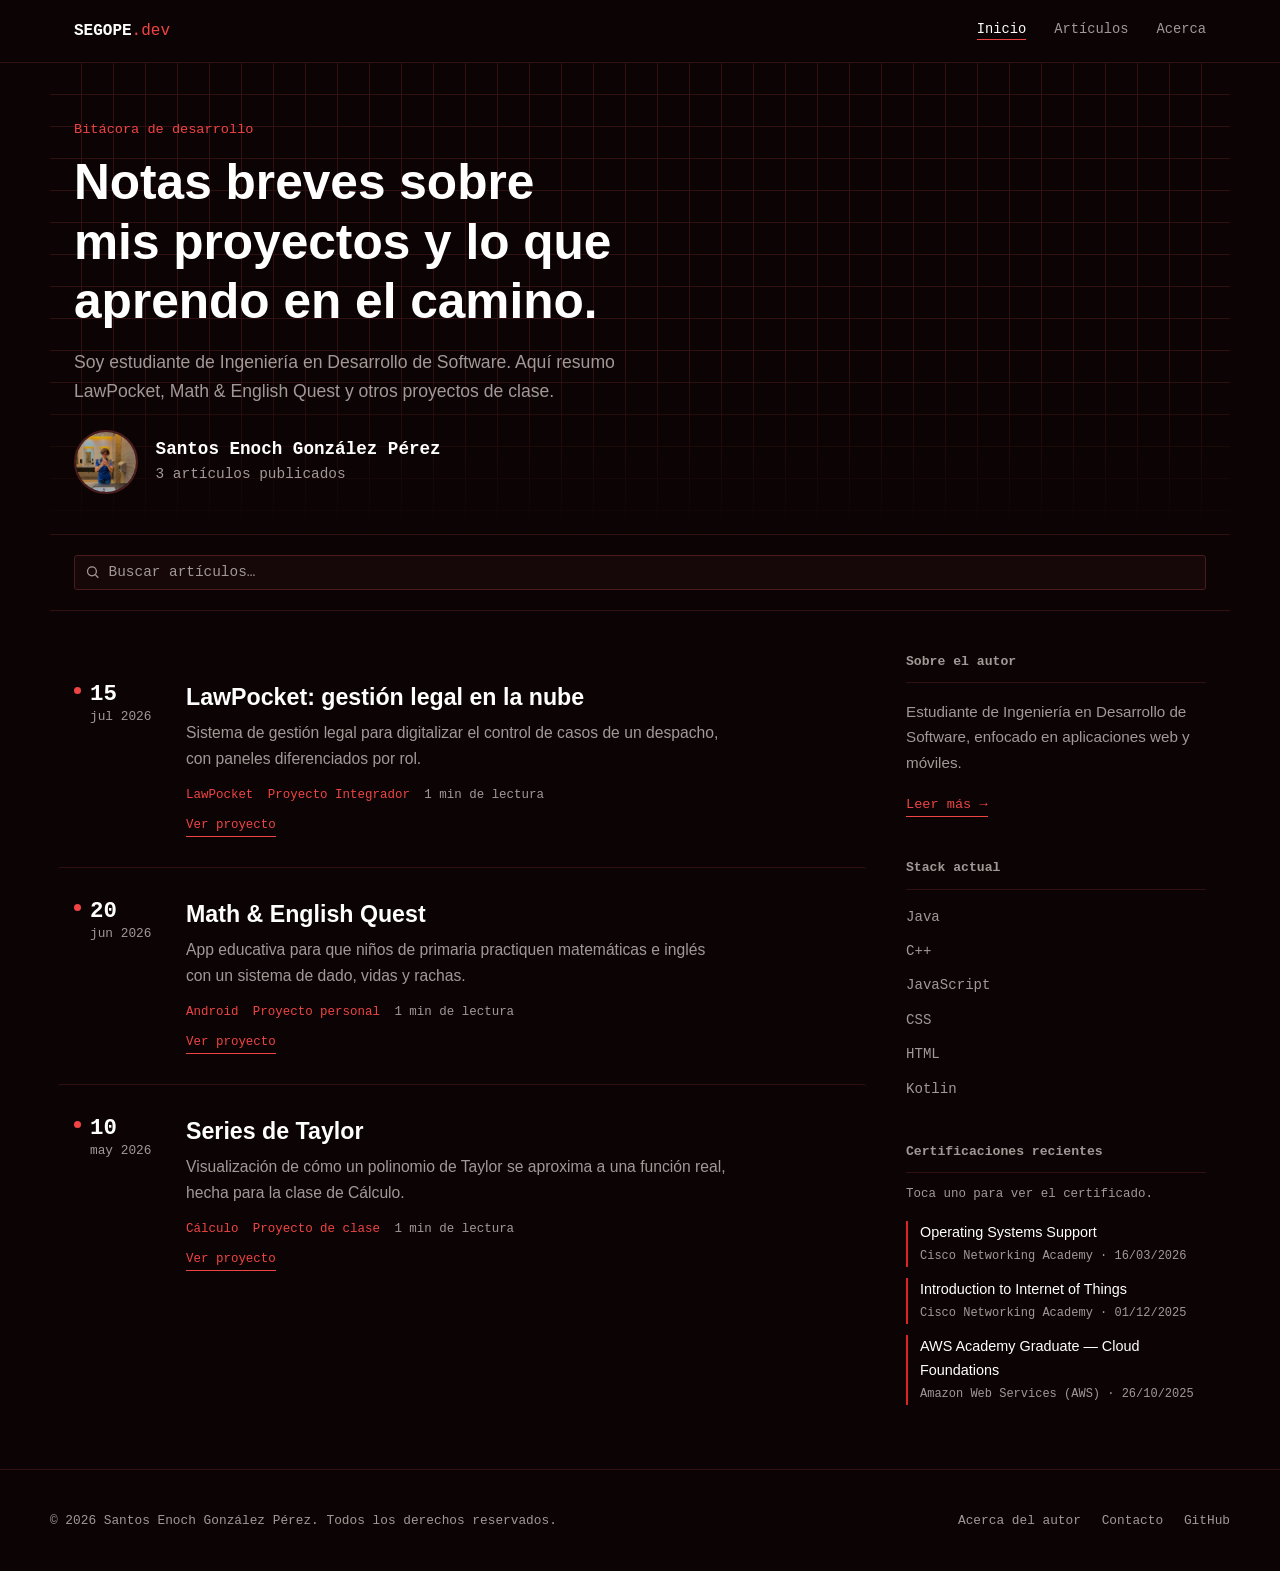
<file: index.html>
<!DOCTYPE html>
<!-- Archivo generado por generador/build.py a partir de plantillas/ y del contenido del CMS, no se edita a mano: edita la plantilla. -->
<html lang="es">
<head>
  <meta charset="UTF-8">
  <meta name="viewport" content="width=device-width, initial-scale=1.0">
  <title>SEGOPE.dev — bitácora de Santos Enoch González Pérez</title>
  <meta name="description" content="Bitácora de desarrollo de Santos Enoch González Pérez: LawPocket, Math &amp; English Quest y otros proyectos.">
  <meta name="author" content="Santos Enoch González Pérez">
  <meta name="robots" content="index, follow">
  <link rel="canonical" href="https://segope.vercel.app/index.html">
  <link rel="icon" type="image/svg+xml" href="Imagenes/favicon.svg">

  <meta property="og:type" content="website">
  <meta property="og:title" content="SEGOPE.dev — bitácora de Santos Enoch González Pérez">
  <meta property="og:description" content="Bitácora de desarrollo de Santos Enoch González Pérez: LawPocket, Math &amp; English Quest y otros proyectos.">
  <meta property="og:url" content="https://segope.vercel.app/index.html">
  <meta property="og:image" content="https://segope.vercel.app/Imagenes/favicon.svg">
  <meta property="og:locale" content="es_MX">
  <meta property="og:site_name" content="SEGOPE.dev">
  <meta name="twitter:card" content="summary_large_image">
  <meta name="twitter:title" content="SEGOPE.dev — bitácora de Santos Enoch González Pérez">
  <meta name="twitter:description" content="Bitácora de desarrollo de Santos Enoch González Pérez: LawPocket, Math &amp; English Quest y otros proyectos.">
  <meta name="twitter:image" content="https://segope.vercel.app/Imagenes/favicon.svg">

  <link rel="stylesheet" href="CSS/index.css">
  <script type="application/ld+json">{"@context": "https://schema.org", "@type": "Blog", "name": "SEGOPE.dev", "url": "https://segope.vercel.app/index.html", "description": "Bitácora de desarrollo de Santos Enoch González Pérez.", "author": {"@type": "Person", "name": "Santos Enoch González Pérez"}, "blogPost": [{"@type": "BlogPosting", "headline": "LawPocket: gestión legal en la nube", "url": "https://segope.vercel.app/proyectos/lawpocket.html", "datePublished": "2026-07-15"}, {"@type": "BlogPosting", "headline": "Math & English Quest", "url": "https://segope.vercel.app/proyectos/math-english-quest.html", "datePublished": "2026-06-20"}, {"@type": "BlogPosting", "headline": "Series de Taylor", "url": "https://segope.vercel.app/proyectos/series-de-taylor.html", "datePublished": "2026-05-10"}]}</script>
</head>
<body>
  <a class="skip-link" href="#main">Saltar al contenido</a>
  <header class="site-header">
    <div class="nav-container">
      <a href="index.html" class="brand">SEGOPE<span class="brand__sub">.dev</span></a>
      <button class="nav-toggle icon-btn" id="nav-toggle" aria-label="Abrir menú" aria-expanded="false" aria-controls="nav-links">
        <svg viewBox="0 0 24 24" fill="none" stroke="currentColor" stroke-width="2" aria-hidden="true"><path d="M3 6h18M3 12h18M3 18h18"/></svg>
      </button>
      <ul class="nav-links" id="nav-links"><li><a href="index.html" aria-current="page">Inicio</a></li><li><a href="index.html#articulos">Artículos</a></li><li><a href="about.html">Acerca</a></li></ul>
    </div>
  </header>

  <main id="main">
    <section class="masthead">
      <p class="masthead__eyebrow">Bitácora de desarrollo</p>
      <h1>Notas breves sobre mis proyectos y lo que aprendo en el camino.</h1>
      <p class="masthead__lede">Soy estudiante de Ingeniería en Desarrollo de Software. Aquí resumo LawPocket, Math &amp; English Quest y otros proyectos de clase.</p>
      <div class="masthead__meta">
        <img class="avatar" src="Imagenes/Santos.jpeg" alt="Foto de Santos Enoch González Pérez" width="64" height="64">
        <div class="masthead__author">
          <strong class="masthead__name">Santos Enoch González Pérez</strong>
          <span class="masthead__count">3 artículos publicados</span>
        </div>
      </div>
    </section>

    <div class="filter-bar">
      <div class="search-field">
        <svg viewBox="0 0 24 24" fill="none" stroke="currentColor" stroke-width="2" aria-hidden="true"><circle cx="11" cy="11" r="7"/><path d="m21 21-4.3-4.3"/></svg>
        <input type="search" id="post-search" placeholder="Buscar artículos…" aria-label="Buscar artículos">
      </div>
    </div>

    <div class="content-grid">
      <div>
        <ul class="post-list" id="articulos">
        <li class="post-row" data-search="lawpocket: gestión legal en la nube sistema de gestión legal para digitalizar el control de casos de un despacho, con paneles diferenciados por rol. lawpocket proyecto integrador">
          <div class="post-row__date"><span class="day">15</span>jul 2026</div>
          <div>
            <h2><a href="proyectos/lawpocket.html">LawPocket: gestión legal en la nube</a></h2>
            <p class="post-row__excerpt">Sistema de gestión legal para digitalizar el control de casos de un despacho, con paneles diferenciados por rol.</p>
            <div class="post-row__meta">
<span class="tag">LawPocket</span><span class="tag">Proyecto Integrador</span>
              <span>1 min de lectura</span>
            </div>
            <a class="post-row__link" href="https://law-pocket-integrador.vercel.app" target="_blank" rel="noopener noreferrer">Ver proyecto</a>
          </div>
        </li>
        <li class="post-row" data-search="math &amp; english quest app educativa para que niños de primaria practiquen matemáticas e inglés con un sistema de dado, vidas y rachas. android proyecto personal">
          <div class="post-row__date"><span class="day">20</span>jun 2026</div>
          <div>
            <h2><a href="proyectos/math-english-quest.html">Math &amp; English Quest</a></h2>
            <p class="post-row__excerpt">App educativa para que niños de primaria practiquen matemáticas e inglés con un sistema de dado, vidas y rachas.</p>
            <div class="post-row__meta">
<span class="tag">Android</span><span class="tag">Proyecto personal</span>
              <span>1 min de lectura</span>
            </div>
            <a class="post-row__link" href="https://math-english-quest.vercel.app" target="_blank" rel="noopener noreferrer">Ver proyecto</a>
          </div>
        </li>
        <li class="post-row" data-search="series de taylor visualización de cómo un polinomio de taylor se aproxima a una función real, hecha para la clase de cálculo. cálculo proyecto de clase">
          <div class="post-row__date"><span class="day">10</span>may 2026</div>
          <div>
            <h2><a href="proyectos/series-de-taylor.html">Series de Taylor</a></h2>
            <p class="post-row__excerpt">Visualización de cómo un polinomio de Taylor se aproxima a una función real, hecha para la clase de Cálculo.</p>
            <div class="post-row__meta">
<span class="tag">Cálculo</span><span class="tag">Proyecto de clase</span>
              <span>1 min de lectura</span>
            </div>
            <a class="post-row__link" href="https://serie-de-taylor-one.vercel.app" target="_blank" rel="noopener noreferrer">Ver proyecto</a>
          </div>
        </li>
        </ul>
        <p class="empty-state" id="empty-state" hidden>No encontré artículos que coincidan con tu búsqueda.</p>
      </div>

      <aside class="sidebar">
        <div class="widget widget--author">
          <h3>Sobre el autor</h3>
          <p>Estudiante de Ingeniería en Desarrollo de Software, enfocado en aplicaciones web y móviles.</p>
          <a class="button-link" href="about.html">Leer más →</a>
        </div>
        <div class="widget">
          <h3>Stack actual</h3>
          <ul class="stack-list">
<li>Java</li><li>C++</li><li>JavaScript</li><li>CSS</li><li>HTML</li><li>Kotlin</li>
          </ul>
        </div>
        <div class="widget">
          <h3>Certificaciones recientes</h3>
          <p class="widget-hint">Toca uno para ver el certificado.</p>
          <ul class="cert-mini-list"><li><a class="cert-link" href="PDF/OperatingSystemsSupport.pdf" target="_blank" rel="noopener" data-cert-title="Operating Systems Support" data-cert-org="Cisco Networking Academy" data-cert-img="Imagenes/Certificados/OperatingSystemsSupport.jpg">Operating Systems Support<span class="cert-mini-date">Cisco Networking Academy · 16/03/2026</span></a></li><li><a class="cert-link" href="PDF/InternetOfThings.pdf" target="_blank" rel="noopener" data-cert-title="Introduction to Internet of Things" data-cert-org="Cisco Networking Academy" data-cert-img="Imagenes/Certificados/InternetOfThings.jpg">Introduction to Internet of Things<span class="cert-mini-date">Cisco Networking Academy · 01/12/2025</span></a></li><li><a class="cert-link" href="PDF/AWSCloudFoundations.pdf" target="_blank" rel="noopener" data-cert-title="AWS Academy Graduate — Cloud Foundations" data-cert-org="Amazon Web Services (AWS)" data-cert-img="Imagenes/Certificados/AWSCloudFoundations.jpg">AWS Academy Graduate — Cloud Foundations<span class="cert-mini-date">Amazon Web Services (AWS) · 26/10/2025</span></a></li></ul>
        </div>
      </aside>
    </div>
  </main>

  <dialog class="cert-modal" id="cert-modal" aria-labelledby="cert-modal-title">
    <div class="cert-modal__panel">
      <header class="cert-modal__header">
        <h2 class="cert-modal__title" id="cert-modal-title">Certificado</h2>
        <button type="button" class="cert-modal__close" aria-label="Cerrar certificado">×</button>
      </header>
      <div class="cert-modal__body">
        <img class="cert-modal__img" id="cert-modal-img" alt="">
      </div>
      <footer class="cert-modal__footer">
        <span class="cert-modal__hint">Toca la imagen para ampliar</span>
        <a class="cert-modal__pdf" id="cert-modal-pdf" href="#" target="_blank" rel="noopener">Abrir PDF</a>
      </footer>
    </div>
  </dialog>

  <footer class="site-footer">
    <div class="footer-inner">
      <p>© 2026 Santos Enoch González Pérez. Todos los derechos reservados.</p>
      <nav class="footer-links" aria-label="Enlaces del pie de página">
        <a href="about.html">Acerca del autor</a>
        <a href="mailto:253390@it2id.upchiapas.edu.mx">Contacto</a>
        <a href="https://github.com/EnochGonzalez" target="_blank" rel="noopener noreferrer">GitHub</a>
      </nav>
    </div>
  </footer>
  <button class="back-to-top" aria-label="Volver arriba"><svg viewBox="0 0 24 24" fill="none" stroke="currentColor" stroke-width="2" aria-hidden="true"><path d="M12 19V5M5 12l7-7 7 7"/></svg></button>
  <div class="toast" role="status" aria-live="polite"></div>
  <script src="JS/index.js"></script>
</body>
</html>
</file>
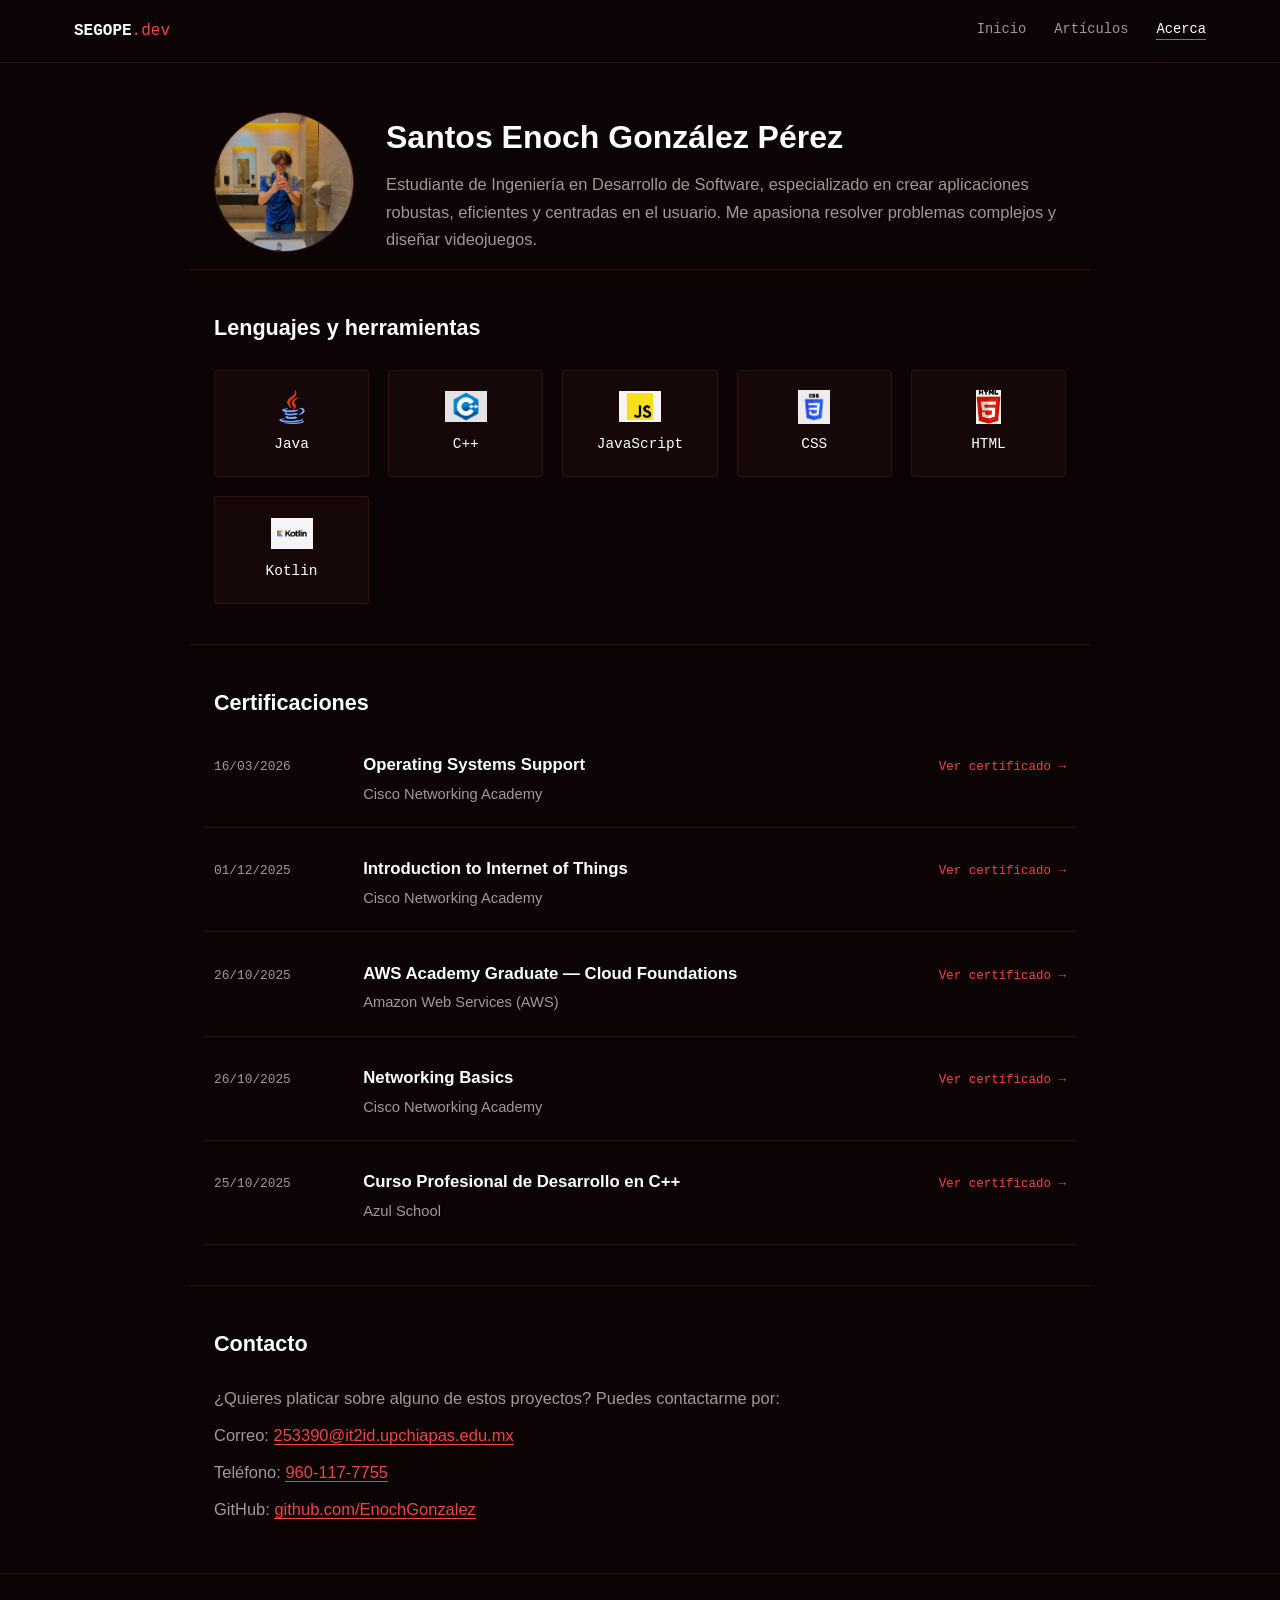
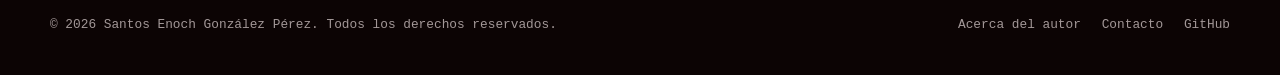
<file: about.html>
<!DOCTYPE html>
<!-- Archivo generado por generador/build.py a partir de plantillas/ y del contenido del CMS, no se edita a mano: edita la plantilla. -->
<html lang="es">
<head>
  <meta charset="UTF-8">
  <meta name="viewport" content="width=device-width, initial-scale=1.0">
  <title>Acerca del autor | SEGOPE.dev</title>
  <meta name="description" content="Santos Enoch González Pérez, estudiante de Ingeniería en Desarrollo de Software.">
  <meta name="author" content="Santos Enoch González Pérez">
  <meta name="robots" content="index, follow">
  <link rel="canonical" href="https://segope.vercel.app/about.html">
  <link rel="icon" type="image/svg+xml" href="Imagenes/favicon.svg">

  <meta property="og:type" content="profile">
  <meta property="og:title" content="Acerca del autor | SEGOPE.dev">
  <meta property="og:description" content="Santos Enoch González Pérez, estudiante de Ingeniería en Desarrollo de Software.">
  <meta property="og:url" content="https://segope.vercel.app/about.html">
  <meta property="og:image" content="https://segope.vercel.app/Imagenes/favicon.svg">
  <meta property="og:locale" content="es_MX">
  <meta property="og:site_name" content="SEGOPE.dev">
  <meta name="twitter:card" content="summary_large_image">
  <meta name="twitter:title" content="Acerca del autor | SEGOPE.dev">
  <meta name="twitter:description" content="Santos Enoch González Pérez, estudiante de Ingeniería en Desarrollo de Software.">
  <meta name="twitter:image" content="https://segope.vercel.app/Imagenes/favicon.svg">

  <link rel="stylesheet" href="CSS/about.css">
  <script type="application/ld+json">{"@context": "https://schema.org", "@type": "Person", "name": "Santos Enoch González Pérez", "url": "https://segope.vercel.app/about.html", "jobTitle": "Estudiante de Ingeniería en Desarrollo de Software", "knowsAbout": ["Java", "C++", "JavaScript", "CSS", "HTML", "Kotlin"]}</script>
</head>
<body>
  <a class="skip-link" href="#main">Saltar al contenido</a>
  <header class="site-header">
    <div class="nav-container">
      <a href="index.html" class="brand">SEGOPE<span class="brand__sub">.dev</span></a>
      <button class="nav-toggle icon-btn" id="nav-toggle" aria-label="Abrir menú" aria-expanded="false" aria-controls="nav-links">
        <svg viewBox="0 0 24 24" fill="none" stroke="currentColor" stroke-width="2" aria-hidden="true"><path d="M3 6h18M3 12h18M3 18h18"/></svg>
      </button>
      <ul class="nav-links" id="nav-links"><li><a href="index.html">Inicio</a></li><li><a href="index.html#articulos">Artículos</a></li><li><a href="about.html" aria-current="page">Acerca</a></li></ul>
    </div>
  </header>

  <main id="main">
    <div class="about-hero">
      <img src="Imagenes/Santos.jpeg" alt="Foto de Santos Enoch González Pérez">
      <div>
        <h1>Santos Enoch González Pérez</h1>
        <p>Estudiante de Ingeniería en Desarrollo de Software, especializado en crear aplicaciones robustas, eficientes y centradas en el usuario. Me apasiona resolver problemas complejos y diseñar videojuegos.</p>
      </div>
    </div>

    <section class="section-block">
      <h2>Lenguajes y herramientas</h2>
      <div class="skills-grid"><div class="skill-card"><img src="Imagenes/Java.png" alt="Logo de Java" loading="lazy"><p>Java</p></div><div class="skill-card"><img src="Imagenes/C++.jpg" alt="Logo de C++" loading="lazy"><p>C++</p></div><div class="skill-card"><img src="Imagenes/JavaScript.jpg" alt="Logo de JavaScript" loading="lazy"><p>JavaScript</p></div><div class="skill-card"><img src="Imagenes/Css.jpg" alt="Logo de CSS" loading="lazy"><p>CSS</p></div><div class="skill-card"><img src="Imagenes/Html.jpg" alt="Logo de HTML" loading="lazy"><p>HTML</p></div><div class="skill-card"><img src="Imagenes/Kotlin.png" alt="Logo de Kotlin" loading="lazy"><p>Kotlin</p></div></div>
    </section>

    <section class="section-block">
      <h2>Certificaciones</h2>
      <ul class="timeline"><li><a class="cert-link" href="PDF/OperatingSystemsSupport.pdf" target="_blank" rel="noopener" data-cert-title="Operating Systems Support" data-cert-org="Cisco Networking Academy" data-cert-img="Imagenes/Certificados/OperatingSystemsSupport.jpg"><span class="t-date">16/03/2026</span><div><h3>Operating Systems Support</h3><p>Cisco Networking Academy</p></div><span class="cert-cta" aria-hidden="true">Ver certificado</span></a></li><li><a class="cert-link" href="PDF/InternetOfThings.pdf" target="_blank" rel="noopener" data-cert-title="Introduction to Internet of Things" data-cert-org="Cisco Networking Academy" data-cert-img="Imagenes/Certificados/InternetOfThings.jpg"><span class="t-date">01/12/2025</span><div><h3>Introduction to Internet of Things</h3><p>Cisco Networking Academy</p></div><span class="cert-cta" aria-hidden="true">Ver certificado</span></a></li><li><a class="cert-link" href="PDF/AWSCloudFoundations.pdf" target="_blank" rel="noopener" data-cert-title="AWS Academy Graduate — Cloud Foundations" data-cert-org="Amazon Web Services (AWS)" data-cert-img="Imagenes/Certificados/AWSCloudFoundations.jpg"><span class="t-date">26/10/2025</span><div><h3>AWS Academy Graduate — Cloud Foundations</h3><p>Amazon Web Services (AWS)</p></div><span class="cert-cta" aria-hidden="true">Ver certificado</span></a></li><li><a class="cert-link" href="PDF/NetworkingBasics.pdf" target="_blank" rel="noopener" data-cert-title="Networking Basics" data-cert-org="Cisco Networking Academy" data-cert-img="Imagenes/Certificados/NetworkingBasics.jpg"><span class="t-date">26/10/2025</span><div><h3>Networking Basics</h3><p>Cisco Networking Academy</p></div><span class="cert-cta" aria-hidden="true">Ver certificado</span></a></li><li><a class="cert-link" href="PDF/CursoCpp.pdf" target="_blank" rel="noopener" data-cert-title="Curso Profesional de Desarrollo en C++" data-cert-org="Azul School" data-cert-img="Imagenes/Certificados/CursoCpp.jpg"><span class="t-date">25/10/2025</span><div><h3>Curso Profesional de Desarrollo en C++</h3><p>Azul School</p></div><span class="cert-cta" aria-hidden="true">Ver certificado</span></a></li></ul>
    </section>

    <section class="section-block contact-block">
      <h2>Contacto</h2>
      <p>¿Quieres platicar sobre alguno de estos proyectos? Puedes contactarme por:</p>
      <p>Correo: <a class="button-link" href="mailto:253390@it2id.upchiapas.edu.mx">253390@it2id.upchiapas.edu.mx</a></p>
      <p>Teléfono: <a class="button-link" href="tel:+529601177755">960-117-7755</a></p>
      <p>GitHub: <a class="button-link" href="https://github.com/EnochGonzalez" target="_blank" rel="noopener noreferrer">github.com/EnochGonzalez</a></p>
    </section>
  </main>

  <dialog class="cert-modal" id="cert-modal" aria-labelledby="cert-modal-title">
    <div class="cert-modal__panel">
      <header class="cert-modal__header">
        <h2 class="cert-modal__title" id="cert-modal-title">Certificado</h2>
        <button type="button" class="cert-modal__close" aria-label="Cerrar certificado">×</button>
      </header>
      <div class="cert-modal__body">
        <img class="cert-modal__img" id="cert-modal-img" alt="">
      </div>
      <footer class="cert-modal__footer">
        <span class="cert-modal__hint">Toca la imagen para ampliar</span>
        <a class="cert-modal__pdf" id="cert-modal-pdf" href="#" target="_blank" rel="noopener">Abrir PDF</a>
      </footer>
    </div>
  </dialog>

  <footer class="site-footer">
    <div class="footer-inner">
      <p>© 2026 Santos Enoch González Pérez. Todos los derechos reservados.</p>
      <nav class="footer-links" aria-label="Enlaces del pie de página">
        <a href="about.html">Acerca del autor</a>
        <a href="mailto:253390@it2id.upchiapas.edu.mx">Contacto</a>
        <a href="https://github.com/EnochGonzalez" target="_blank" rel="noopener noreferrer">GitHub</a>
      </nav>
    </div>
  </footer>
  <button class="back-to-top" aria-label="Volver arriba"><svg viewBox="0 0 24 24" fill="none" stroke="currentColor" stroke-width="2" aria-hidden="true"><path d="M12 19V5M5 12l7-7 7 7"/></svg></button>
  <div class="toast" role="status" aria-live="polite"></div>
  <script src="JS/about.js"></script>
</body>
</html>
</file>
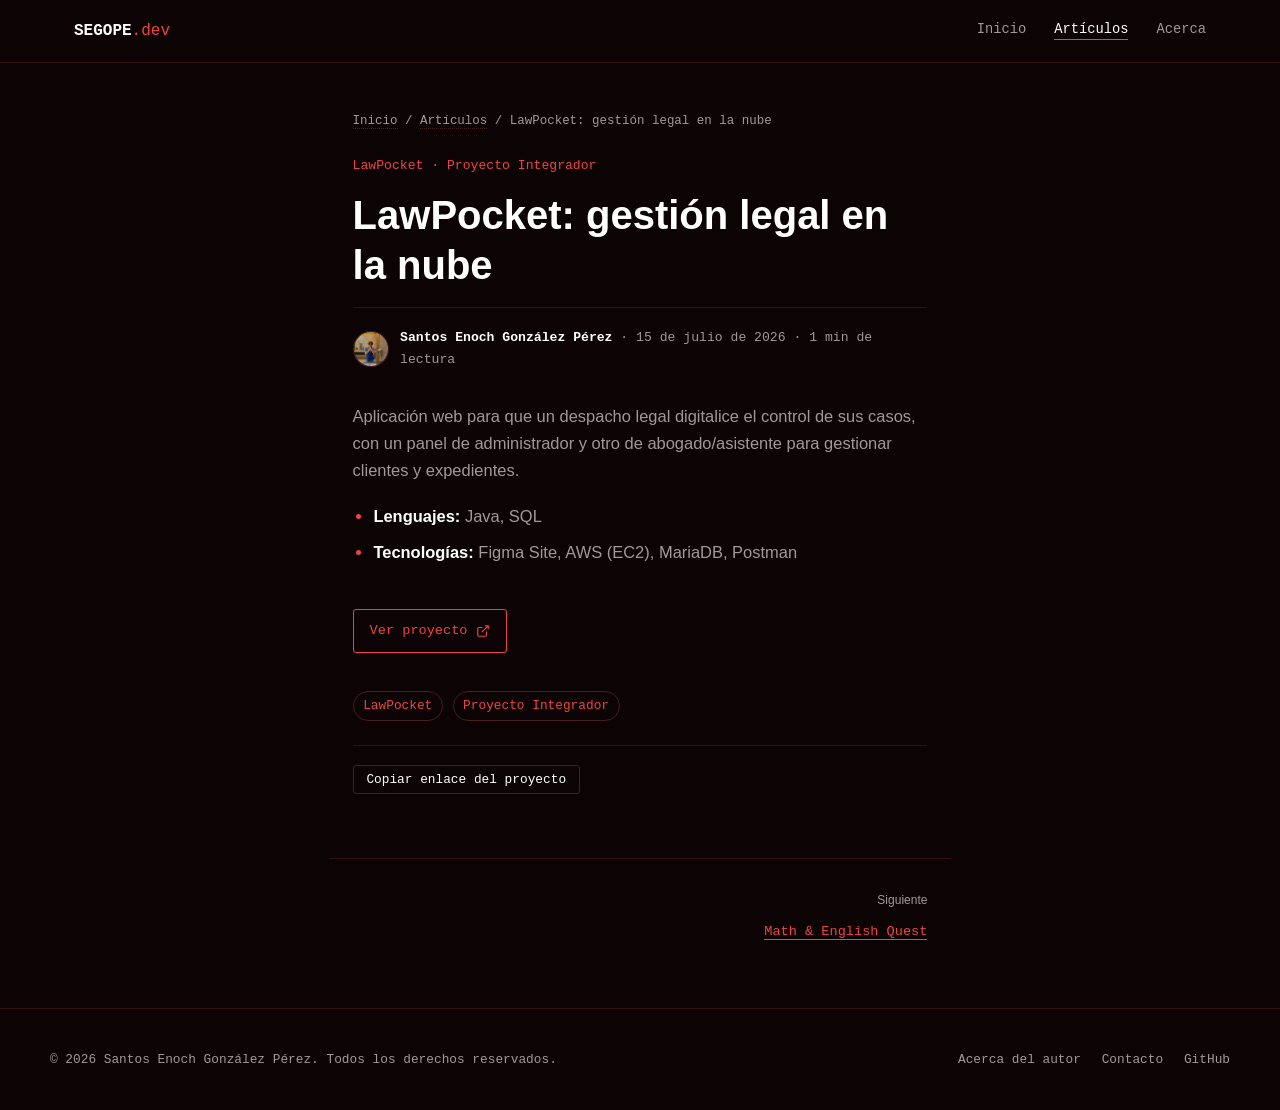
<file: HTML/LawPocket.html>
<!DOCTYPE html>
<html lang="es">
<head>
  <meta charset="UTF-8">
  <meta name="viewport" content="width=device-width, initial-scale=1.0">
  <title>LawPocket: gestión legal en la nube | SEGOPE.dev</title>
  <meta name="description" content="Sistema de gestión legal para digitalizar el control de casos de un despacho, con paneles diferenciados por rol.">
  <meta name="author" content="Santos Enoch González Pérez">
  <meta name="robots" content="index, follow">
  <link rel="canonical" href="https://santosgonzalez.dev/HTML/LawPocket.html">
  <link rel="icon" type="image/svg+xml" href="../Imagenes/favicon.svg">

  <meta property="og:type" content="article">
  <meta property="og:title" content="LawPocket: gestión legal en la nube | SEGOPE.dev">
  <meta property="og:description" content="Sistema de gestión legal para digitalizar el control de casos de un despacho, con paneles diferenciados por rol.">
  <meta property="og:url" content="https://santosgonzalez.dev/HTML/LawPocket.html">
  <meta property="og:image" content="https://santosgonzalez.dev/Imagenes/favicon.svg">
  <meta property="og:locale" content="es_MX">
  <meta property="og:site_name" content="SEGOPE.dev">
  <meta name="twitter:card" content="summary_large_image">
  <meta name="twitter:title" content="LawPocket: gestión legal en la nube | SEGOPE.dev">
  <meta name="twitter:description" content="Sistema de gestión legal para digitalizar el control de casos de un despacho, con paneles diferenciados por rol.">
  <meta name="twitter:image" content="https://santosgonzalez.dev/Imagenes/favicon.svg">

  <link rel="stylesheet" href="../CSS/LawPocket.css">
  
</head>
<body>
  <a class="skip-link" href="#main">Saltar al contenido</a>
  <div class="progress-bar"></div>
  <script type="application/ld+json">{"@context": "https://schema.org", "@type": "BlogPosting", "headline": "LawPocket: gestión legal en la nube", "description": "Sistema de gestión legal para digitalizar el control de casos de un despacho, con paneles diferenciados por rol.", "datePublished": "2026-07-15", "dateModified": "2026-07-15", "author": {"@type": "Person", "name": "Santos Enoch González Pérez", "url": "https://santosgonzalez.dev/about.html"}, "publisher": {"@type": "Person", "name": "Santos Enoch González Pérez"}, "mainEntityOfPage": {"@type": "WebPage", "@id": "https://santosgonzalez.dev/HTML/LawPocket.html"}, "keywords": "LawPocket, Proyecto Integrador", "wordCount": 39}</script>
  <script type="application/ld+json">{"@context": "https://schema.org", "@type": "BreadcrumbList", "itemListElement": [{"@type": "ListItem", "position": 1, "name": "Inicio", "item": "https://santosgonzalez.dev/index.html"}, {"@type": "ListItem", "position": 2, "name": "Artículos", "item": "https://santosgonzalez.dev/index.html#articulos"}, {"@type": "ListItem", "position": 3, "name": "LawPocket: gestión legal en la nube", "item": "https://santosgonzalez.dev/HTML/LawPocket.html"}]}</script>
  <header class="site-header">
    <div class="nav-container">
      <a href="../index.html" class="brand">SEGOPE<span class="brand__sub">.dev</span></a>
      <button class="nav-toggle icon-btn" id="nav-toggle" aria-label="Abrir menú" aria-expanded="false" aria-controls="nav-links">
        <svg viewBox="0 0 24 24" fill="none" stroke="currentColor" stroke-width="2" aria-hidden="true"><path d="M3 6h18M3 12h18M3 18h18"/></svg>
      </button>
      <ul class="nav-links" id="nav-links"><li><a href="../index.html">Inicio</a></li><li><a href="../index.html#articulos" aria-current="page">Artículos</a></li><li><a href="../about.html">Acerca</a></li></ul>
    </div>
  </header>

  <main id="main">
    <header class="article-header">
      <nav class="breadcrumbs" aria-label="Ruta de navegación">
        <a href="../index.html">Inicio</a> / <a href="../index.html#articulos">Artículos</a> / <span>LawPocket: gestión legal en la nube</span>
      </nav>
      <p class="tag-line">LawPocket · Proyecto Integrador</p>
      <h1>LawPocket: gestión legal en la nube</h1>
      <div class="byline">
        <img class="avatar" src="../Imagenes/Santos.jpeg" alt="Foto de Santos Enoch González Pérez" width="37" height="37">
        <span><strong>Santos Enoch González Pérez</strong> · <time datetime="2026-07-15">15 de julio de 2026</time> · <span>1 min de lectura</span></span>
      </div>
    </header>

    <article class="post-body">
        <p>Aplicación web para que un despacho legal digitalice el control de sus casos, con un panel de administrador y otro de abogado/asistente para gestionar clientes y expedientes.</p>
        <ul>
          <li><strong>Lenguajes:</strong> Java, SQL</li>
          <li><strong>Tecnologías:</strong> Figma Site, AWS (EC2), MariaDB, Postman</li>
        </ul>
        <a class="project-link" href="https://law-pocket-integrador.vercel.app" target="_blank" rel="noopener noreferrer">Ver proyecto <svg viewBox="0 0 24 24" fill="none" stroke="currentColor" stroke-width="2" width="14" height="14" aria-hidden="true"><path d="M18 13v6a2 2 0 0 1-2 2H5a2 2 0 0 1-2-2V8a2 2 0 0 1 2-2h6"/><path d="M15 3h6v6M10 14 21 3"/></svg></a>

      <div class="post-tags"><span class="tag">LawPocket</span><span class="tag">Proyecto Integrador</span></div>

      <div class="share-row">
        <button id="copy-link" data-copy-url="https://law-pocket-integrador.vercel.app">Copiar enlace del proyecto</button>
      </div>
    </article>

    <nav class="article-nav" aria-label="Navegación entre artículos">
            <div></div>
            <div class="next"><span>Siguiente</span><a href="MathEnglishQuest.html">Math &amp; English Quest</a></div>
    </nav>
  </main>

  <footer class="site-footer">
    <div class="footer-inner">
      <p>© 2026 Santos Enoch González Pérez. Todos los derechos reservados.</p>
      <nav class="footer-links" aria-label="Enlaces del pie de página">
        <a href="../about.html">Acerca del autor</a>
        <a href="mailto:253390@it2id.upchiapas.edu.mx">Contacto</a>
        <a href="https://github.com/EnochGonzalez" target="_blank" rel="noopener noreferrer">GitHub</a>
      </nav>
    </div>
  </footer>
  <button class="back-to-top" aria-label="Volver arriba"><svg viewBox="0 0 24 24" fill="none" stroke="currentColor" stroke-width="2" aria-hidden="true"><path d="M12 19V5M5 12l7-7 7 7"/></svg></button>
  <div class="toast" role="status" aria-live="polite"></div>
  <script src="../JS/LawPocket.js"></script>
</body>
</html>
</file>
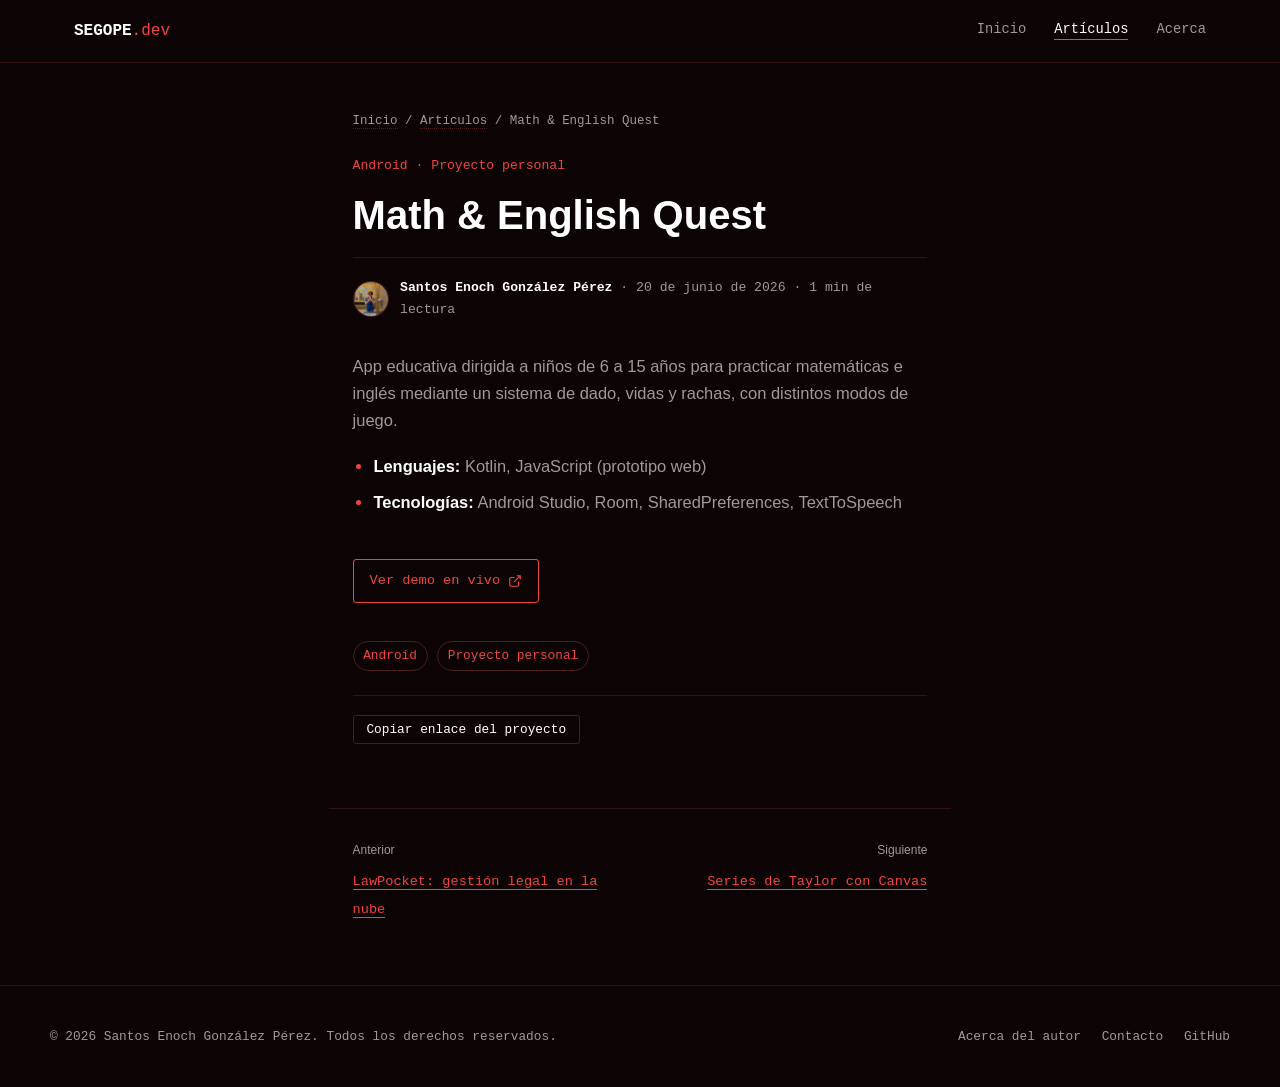
<file: HTML/MathEnglishQuest.html>
<!DOCTYPE html>
<html lang="es">
<head>
  <meta charset="UTF-8">
  <meta name="viewport" content="width=device-width, initial-scale=1.0">
  <title>Math &amp; English Quest | SEGOPE.dev</title>
  <meta name="description" content="App educativa para que niños de primaria practiquen matemáticas e inglés con un sistema de dado, vidas y rachas.">
  <meta name="author" content="Santos Enoch González Pérez">
  <meta name="robots" content="index, follow">
  <link rel="canonical" href="https://santosgonzalez.dev/HTML/MathEnglishQuest.html">
  <link rel="icon" type="image/svg+xml" href="../Imagenes/favicon.svg">

  <meta property="og:type" content="article">
  <meta property="og:title" content="Math &amp; English Quest | SEGOPE.dev">
  <meta property="og:description" content="App educativa para que niños de primaria practiquen matemáticas e inglés con un sistema de dado, vidas y rachas.">
  <meta property="og:url" content="https://santosgonzalez.dev/HTML/MathEnglishQuest.html">
  <meta property="og:image" content="https://santosgonzalez.dev/Imagenes/favicon.svg">
  <meta property="og:locale" content="es_MX">
  <meta property="og:site_name" content="SEGOPE.dev">
  <meta name="twitter:card" content="summary_large_image">
  <meta name="twitter:title" content="Math &amp; English Quest | SEGOPE.dev">
  <meta name="twitter:description" content="App educativa para que niños de primaria practiquen matemáticas e inglés con un sistema de dado, vidas y rachas.">
  <meta name="twitter:image" content="https://santosgonzalez.dev/Imagenes/favicon.svg">

  <link rel="stylesheet" href="../CSS/MathEnglishQuest.css">
  
</head>
<body>
  <a class="skip-link" href="#main">Saltar al contenido</a>
  <div class="progress-bar"></div>
  <script type="application/ld+json">{"@context": "https://schema.org", "@type": "BlogPosting", "headline": "Math & English Quest", "description": "App educativa para que niños de primaria practiquen matemáticas e inglés con un sistema de dado, vidas y rachas.", "datePublished": "2026-06-20", "dateModified": "2026-06-20", "author": {"@type": "Person", "name": "Santos Enoch González Pérez", "url": "https://santosgonzalez.dev/about.html"}, "publisher": {"@type": "Person", "name": "Santos Enoch González Pérez"}, "mainEntityOfPage": {"@type": "WebPage", "@id": "https://santosgonzalez.dev/HTML/MathEnglishQuest.html"}, "keywords": "Android, Proyecto personal", "wordCount": 43}</script>
  <script type="application/ld+json">{"@context": "https://schema.org", "@type": "BreadcrumbList", "itemListElement": [{"@type": "ListItem", "position": 1, "name": "Inicio", "item": "https://santosgonzalez.dev/index.html"}, {"@type": "ListItem", "position": 2, "name": "Artículos", "item": "https://santosgonzalez.dev/index.html#articulos"}, {"@type": "ListItem", "position": 3, "name": "Math & English Quest", "item": "https://santosgonzalez.dev/HTML/MathEnglishQuest.html"}]}</script>
  <header class="site-header">
    <div class="nav-container">
      <a href="../index.html" class="brand">SEGOPE<span class="brand__sub">.dev</span></a>
      <button class="nav-toggle icon-btn" id="nav-toggle" aria-label="Abrir menú" aria-expanded="false" aria-controls="nav-links">
        <svg viewBox="0 0 24 24" fill="none" stroke="currentColor" stroke-width="2" aria-hidden="true"><path d="M3 6h18M3 12h18M3 18h18"/></svg>
      </button>
      <ul class="nav-links" id="nav-links"><li><a href="../index.html">Inicio</a></li><li><a href="../index.html#articulos" aria-current="page">Artículos</a></li><li><a href="../about.html">Acerca</a></li></ul>
    </div>
  </header>

  <main id="main">
    <header class="article-header">
      <nav class="breadcrumbs" aria-label="Ruta de navegación">
        <a href="../index.html">Inicio</a> / <a href="../index.html#articulos">Artículos</a> / <span>Math &amp; English Quest</span>
      </nav>
      <p class="tag-line">Android · Proyecto personal</p>
      <h1>Math &amp; English Quest</h1>
      <div class="byline">
        <img class="avatar" src="../Imagenes/Santos.jpeg" alt="Foto de Santos Enoch González Pérez" width="37" height="37">
        <span><strong>Santos Enoch González Pérez</strong> · <time datetime="2026-06-20">20 de junio de 2026</time> · <span>1 min de lectura</span></span>
      </div>
    </header>

    <article class="post-body">
        <p>App educativa dirigida a niños de 6 a 15 años para practicar matemáticas e inglés mediante un sistema de dado, vidas y rachas, con distintos modos de juego.</p>
        <ul>
          <li><strong>Lenguajes:</strong> Kotlin, JavaScript (prototipo web)</li>
          <li><strong>Tecnologías:</strong> Android Studio, Room, SharedPreferences, TextToSpeech</li>
        </ul>
        <a class="project-link" href="https://math-english-quest.vercel.app" target="_blank" rel="noopener noreferrer">Ver demo en vivo <svg viewBox="0 0 24 24" fill="none" stroke="currentColor" stroke-width="2" width="14" height="14" aria-hidden="true"><path d="M18 13v6a2 2 0 0 1-2 2H5a2 2 0 0 1-2-2V8a2 2 0 0 1 2-2h6"/><path d="M15 3h6v6M10 14 21 3"/></svg></a>

      <div class="post-tags"><span class="tag">Android</span><span class="tag">Proyecto personal</span></div>

      <div class="share-row">
        <button id="copy-link" data-copy-url="https://math-english-quest.vercel.app">Copiar enlace del proyecto</button>
      </div>
    </article>

    <nav class="article-nav" aria-label="Navegación entre artículos">
            <div class="prev"><span>Anterior</span><a href="LawPocket.html">LawPocket: gestión legal en la nube</a></div>
            <div class="next"><span>Siguiente</span><a href="SeriesTaylor.html">Series de Taylor con Canvas</a></div>
    </nav>
  </main>

  <footer class="site-footer">
    <div class="footer-inner">
      <p>© 2026 Santos Enoch González Pérez. Todos los derechos reservados.</p>
      <nav class="footer-links" aria-label="Enlaces del pie de página">
        <a href="../about.html">Acerca del autor</a>
        <a href="mailto:253390@it2id.upchiapas.edu.mx">Contacto</a>
        <a href="https://github.com/EnochGonzalez" target="_blank" rel="noopener noreferrer">GitHub</a>
      </nav>
    </div>
  </footer>
  <button class="back-to-top" aria-label="Volver arriba"><svg viewBox="0 0 24 24" fill="none" stroke="currentColor" stroke-width="2" aria-hidden="true"><path d="M12 19V5M5 12l7-7 7 7"/></svg></button>
  <div class="toast" role="status" aria-live="polite"></div>
  <script src="../JS/MathEnglishQuest.js"></script>
</body>
</html>
</file>
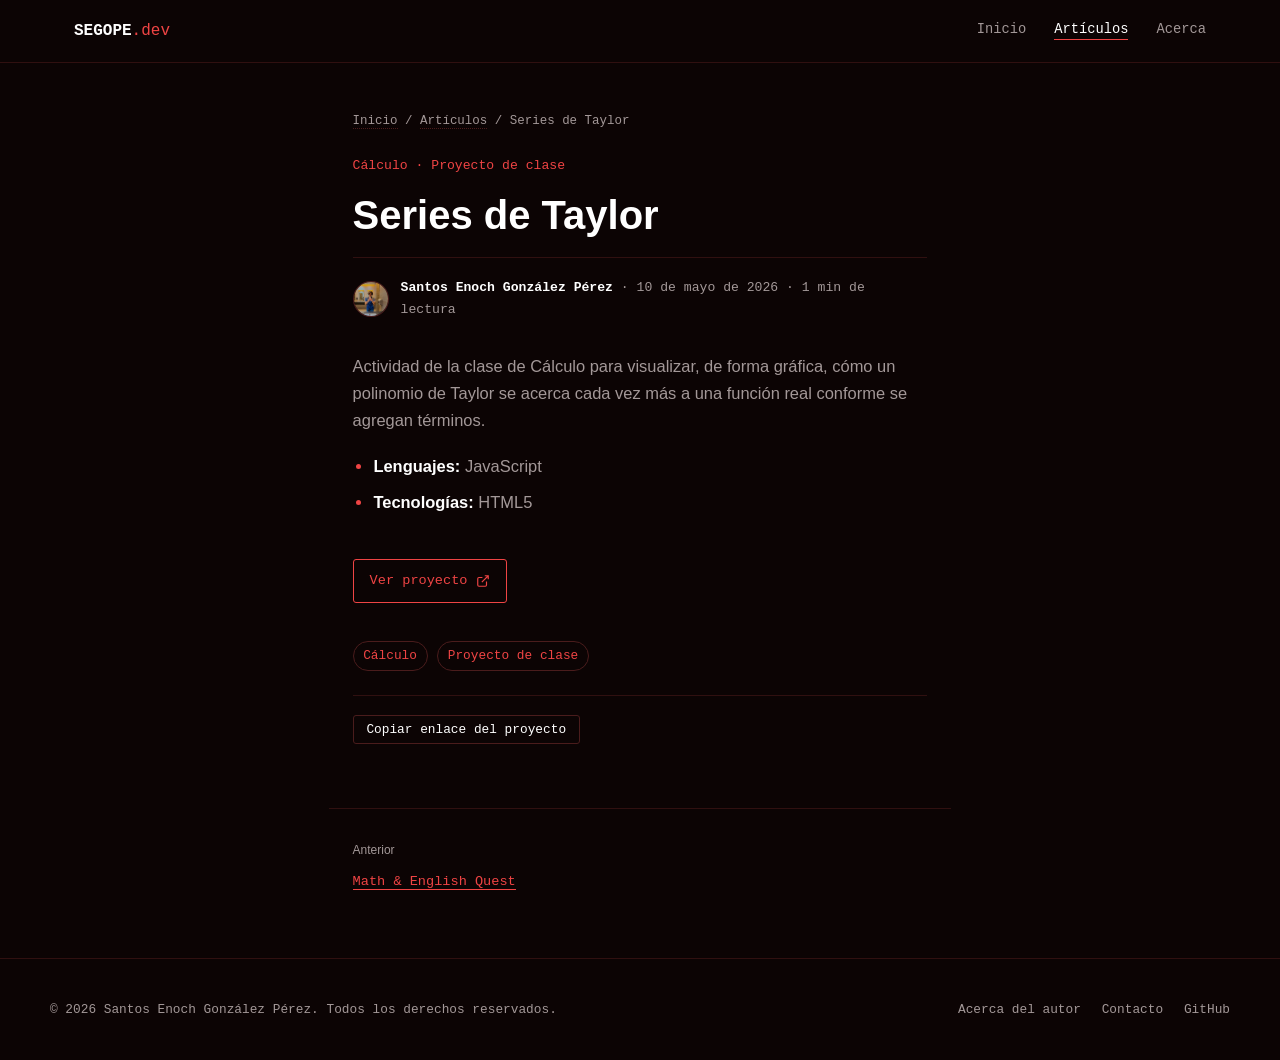
<file: HTML/SeriesTaylor.html>
<!DOCTYPE html>
<html lang="es">
<head>
  <meta charset="UTF-8">
  <meta name="viewport" content="width=device-width, initial-scale=1.0">
  <title>Series de Taylor | SEGOPE.dev</title>
  <meta name="description" content="Visualización de cómo un polinomio de Taylor se aproxima a una función real, hecha para la clase de Cálculo.">
  <meta name="author" content="Santos Enoch González Pérez">
  <meta name="robots" content="index, follow">
  <link rel="canonical" href="https://santosgonzalez.dev/HTML/SeriesTaylor.html">
  <link rel="icon" type="image/svg+xml" href="../Imagenes/favicon.svg">

  <meta property="og:type" content="article">
  <meta property="og:title" content="Series de Taylor con Canvas | SEGOPE.dev">
  <meta property="og:description" content="Visualización de cómo un polinomio de Taylor se aproxima a una función real, hecha para la clase de Cálculo.">
  <meta property="og:url" content="https://santosgonzalez.dev/HTML/SeriesTaylor.html">
  <meta property="og:image" content="https://santosgonzalez.dev/Imagenes/favicon.svg">
  <meta property="og:locale" content="es_MX">
  <meta property="og:site_name" content="SEGOPE.dev">
  <meta name="twitter:card" content="summary_large_image">
  <meta name="twitter:title" content="Series de Taylor con Canvas | SEGOPE.dev">
  <meta name="twitter:description" content="Visualización de cómo un polinomio de Taylor se aproxima a una función real, hecha para la clase de Cálculo.">
  <meta name="twitter:image" content="https://santosgonzalez.dev/Imagenes/favicon.svg">

  <link rel="stylesheet" href="../CSS/SeriesTaylor.css">
  
</head>
<body>
  <a class="skip-link" href="#main">Saltar al contenido</a>
  <div class="progress-bar"></div>
  <script type="application/ld+json">{"@context": "https://schema.org", "@type": "BlogPosting", "headline": "Series de Taylor con Canvas", "description": "Visualización de cómo un polinomio de Taylor se aproxima a una función real, hecha para la clase de Cálculo.", "datePublished": "2026-05-10", "dateModified": "2026-05-10", "author": {"@type": "Person", "name": "Santos Enoch González Pérez", "url": "https://santosgonzalez.dev/about.html"}, "publisher": {"@type": "Person", "name": "Santos Enoch González Pérez"}, "mainEntityOfPage": {"@type": "WebPage", "@id": "https://santosgonzalez.dev/HTML/SeriesTaylor.html"}, "keywords": "Cálculo, Proyecto de clase", "wordCount": 38}</script>
  <script type="application/ld+json">{"@context": "https://schema.org", "@type": "BreadcrumbList", "itemListElement": [{"@type": "ListItem", "position": 1, "name": "Inicio", "item": "https://santosgonzalez.dev/index.html"}, {"@type": "ListItem", "position": 2, "name": "Artículos", "item": "https://santosgonzalez.dev/index.html#articulos"}, {"@type": "ListItem", "position": 3, "name": "Series de Taylor", "item": "https://santosgonzalez.dev/HTML/SeriesTaylor.html"}]}</script>
  <header class="site-header">
    <div class="nav-container">
      <a href="../index.html" class="brand">SEGOPE<span class="brand__sub">.dev</span></a>
      <button class="nav-toggle icon-btn" id="nav-toggle" aria-label="Abrir menú" aria-expanded="false" aria-controls="nav-links">
        <svg viewBox="0 0 24 24" fill="none" stroke="currentColor" stroke-width="2" aria-hidden="true"><path d="M3 6h18M3 12h18M3 18h18"/></svg>
      </button>
      <ul class="nav-links" id="nav-links"><li><a href="../index.html">Inicio</a></li><li><a href="../index.html#articulos" aria-current="page">Artículos</a></li><li><a href="../about.html">Acerca</a></li></ul>
    </div>
  </header>

  <main id="main">
    <header class="article-header">
      <nav class="breadcrumbs" aria-label="Ruta de navegación">
        <a href="../index.html">Inicio</a> / <a href="../index.html#articulos">Artículos</a> / <span>Series de Taylor</span>
      </nav>
      <p class="tag-line">Cálculo · Proyecto de clase</p>
      <h1>Series de Taylor</h1>
      <div class="byline">
        <img class="avatar" src="../Imagenes/Santos.jpeg" alt="Foto de Santos Enoch González Pérez" width="37" height="37">
        <span><strong>Santos Enoch González Pérez</strong> · <time datetime="2026-05-10">10 de mayo de 2026</time> · <span>1 min de lectura</span></span>
      </div>
    </header>

    <article class="post-body">
        <p>Actividad de la clase de Cálculo para visualizar, de forma gráfica, cómo un polinomio de Taylor se acerca cada vez más a una función real conforme se agregan términos.</p>
        <ul>
          <li><strong>Lenguajes:</strong> JavaScript</li>
          <li><strong>Tecnologías:</strong> HTML5</li>
        </ul>
        <a class="project-link" href="https://serie-de-taylor-one.vercel.app" target="_blank" rel="noopener noreferrer">Ver proyecto <svg viewBox="0 0 24 24" fill="none" stroke="currentColor" stroke-width="2" width="14" height="14" aria-hidden="true"><path d="M18 13v6a2 2 0 0 1-2 2H5a2 2 0 0 1-2-2V8a2 2 0 0 1 2-2h6"/><path d="M15 3h6v6M10 14 21 3"/></svg></a>

      <div class="post-tags"><span class="tag">Cálculo</span><span class="tag">Proyecto de clase</span></div>

      <div class="share-row">
        <button id="copy-link" data-copy-url="https://serie-de-taylor-one.vercel.app">Copiar enlace del proyecto</button>
      </div>
    </article>

    <nav class="article-nav" aria-label="Navegación entre artículos">
            <div class="prev"><span>Anterior</span><a href="MathEnglishQuest.html">Math &amp; English Quest</a></div>
            
    </nav>
  </main>

  <footer class="site-footer">
    <div class="footer-inner">
      <p>© 2026 Santos Enoch González Pérez. Todos los derechos reservados.</p>
      <nav class="footer-links" aria-label="Enlaces del pie de página">
        <a href="../about.html">Acerca del autor</a>
        <a href="mailto:253390@it2id.upchiapas.edu.mx">Contacto</a>
        <a href="https://github.com/EnochGonzalez" target="_blank" rel="noopener noreferrer">GitHub</a>
      </nav>
    </div>
  </footer>
  <button class="back-to-top" aria-label="Volver arriba"><svg viewBox="0 0 24 24" fill="none" stroke="currentColor" stroke-width="2" aria-hidden="true"><path d="M12 19V5M5 12l7-7 7 7"/></svg></button>
  <div class="toast" role="status" aria-live="polite"></div>
  <script src="../JS/SeriesTaylor.js"></script>
</body>
</html>
</file>
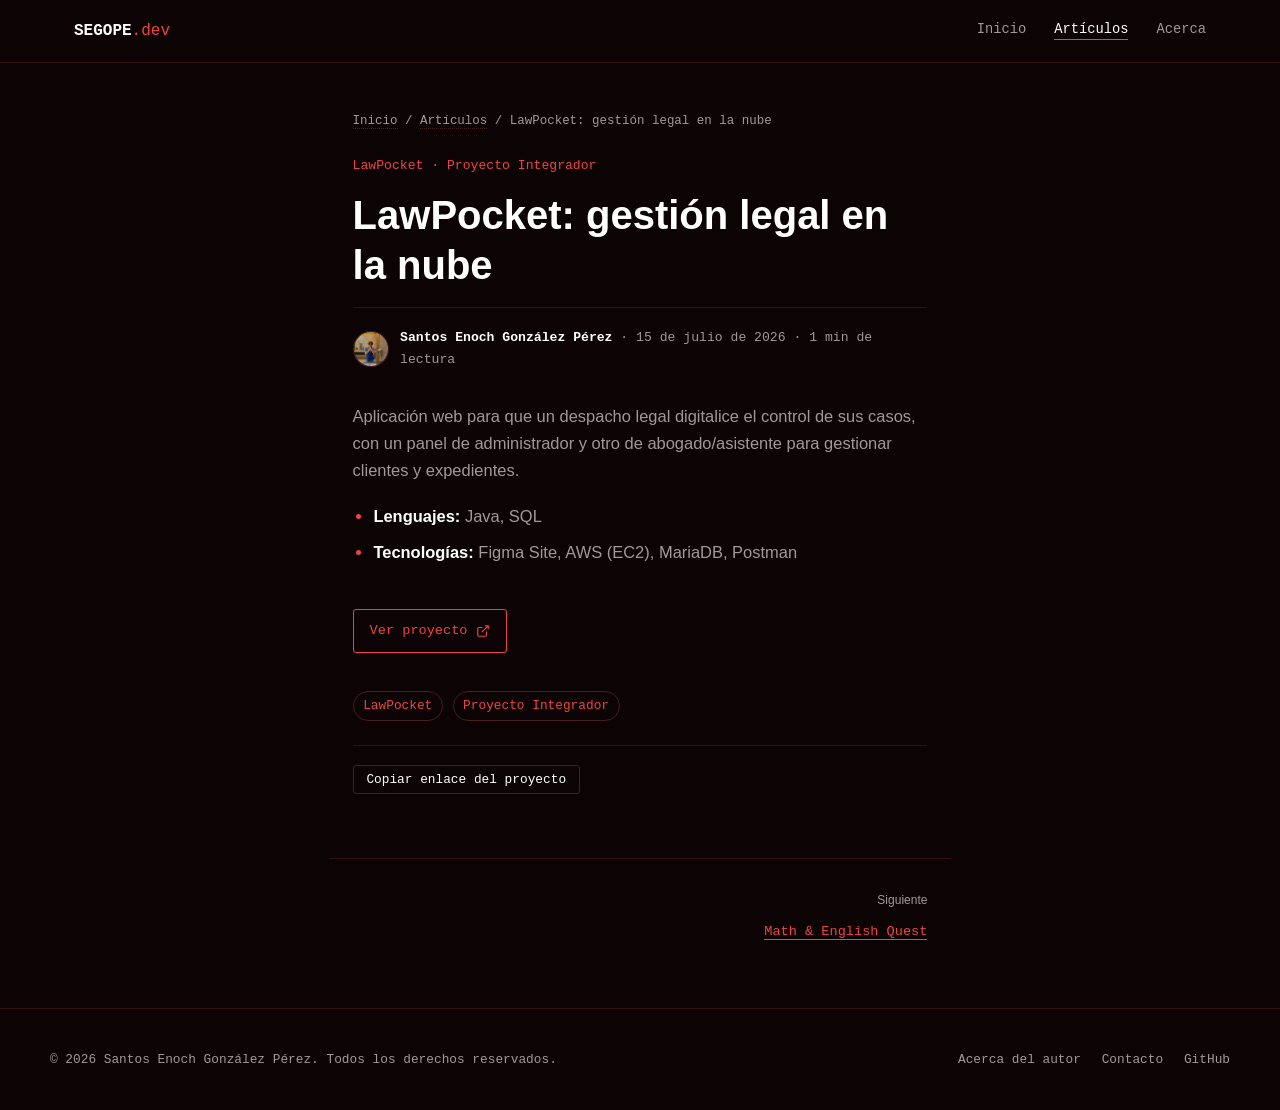
<file: proyectos/lawpocket.html>
<!DOCTYPE html>
<!-- Archivo generado por generador/build.py a partir de plantillas/ y del contenido del CMS. No lo edites a mano: edita la plantilla. -->
<html lang="es">
<head>
  <meta charset="UTF-8">
  <meta name="viewport" content="width=device-width, initial-scale=1.0">
  <title>LawPocket: gestión legal en la nube | SEGOPE.dev</title>
  <meta name="description" content="Sistema de gestión legal para digitalizar el control de casos de un despacho, con paneles diferenciados por rol.">
  <meta name="author" content="Santos Enoch González Pérez">
  <meta name="robots" content="index, follow">
  <link rel="canonical" href="https://segope.vercel.app/proyectos/lawpocket.html">
  <link rel="icon" type="image/svg+xml" href="../Imagenes/favicon.svg">

  <meta property="og:type" content="article">
  <meta property="og:title" content="LawPocket: gestión legal en la nube | SEGOPE.dev">
  <meta property="og:description" content="Sistema de gestión legal para digitalizar el control de casos de un despacho, con paneles diferenciados por rol.">
  <meta property="og:url" content="https://segope.vercel.app/proyectos/lawpocket.html">
  <meta property="og:image" content="https://segope.vercel.app/Imagenes/favicon.svg">
  <meta property="og:locale" content="es_MX">
  <meta property="og:site_name" content="SEGOPE.dev">
  <meta name="twitter:card" content="summary_large_image">
  <meta name="twitter:title" content="LawPocket: gestión legal en la nube | SEGOPE.dev">
  <meta name="twitter:description" content="Sistema de gestión legal para digitalizar el control de casos de un despacho, con paneles diferenciados por rol.">
  <meta name="twitter:image" content="https://segope.vercel.app/Imagenes/favicon.svg">

  <link rel="stylesheet" href="../CSS/proyecto.css">
</head>
<body>
  <a class="skip-link" href="#main">Saltar al contenido</a>
  <div class="progress-bar"></div>
  <script type="application/ld+json">{"@context": "https://schema.org", "@type": "BlogPosting", "headline": "LawPocket: gestión legal en la nube", "description": "Sistema de gestión legal para digitalizar el control de casos de un despacho, con paneles diferenciados por rol.", "datePublished": "2026-07-15", "dateModified": "2026-07-15", "author": {"@type": "Person", "name": "Santos Enoch González Pérez", "url": "https://segope.vercel.app/about.html"}, "publisher": {"@type": "Person", "name": "Santos Enoch González Pérez"}, "mainEntityOfPage": {"@type": "WebPage", "@id": "https://segope.vercel.app/proyectos/lawpocket.html"}, "keywords": "LawPocket, Proyecto Integrador", "wordCount": 39}</script>
  <script type="application/ld+json">{"@context": "https://schema.org", "@type": "BreadcrumbList", "itemListElement": [{"@type": "ListItem", "position": 1, "name": "Inicio", "item": "https://segope.vercel.app/index.html"}, {"@type": "ListItem", "position": 2, "name": "Artículos", "item": "https://segope.vercel.app/index.html#articulos"}, {"@type": "ListItem", "position": 3, "name": "LawPocket: gestión legal en la nube", "item": "https://segope.vercel.app/proyectos/lawpocket.html"}]}</script>
  <header class="site-header">
    <div class="nav-container">
      <a href="../index.html" class="brand">SEGOPE<span class="brand__sub">.dev</span></a>
      <button class="nav-toggle icon-btn" id="nav-toggle" aria-label="Abrir menú" aria-expanded="false" aria-controls="nav-links">
        <svg viewBox="0 0 24 24" fill="none" stroke="currentColor" stroke-width="2" aria-hidden="true"><path d="M3 6h18M3 12h18M3 18h18"/></svg>
      </button>
      <ul class="nav-links" id="nav-links"><li><a href="../index.html">Inicio</a></li><li><a href="../index.html#articulos" aria-current="page">Artículos</a></li><li><a href="../about.html">Acerca</a></li></ul>
    </div>
  </header>

  <main id="main">
    <header class="article-header">
      <nav class="breadcrumbs" aria-label="Ruta de navegación">
        <a href="../index.html">Inicio</a> / <a href="../index.html#articulos">Artículos</a> / <span>LawPocket: gestión legal en la nube</span>
      </nav>
      <p class="tag-line">LawPocket · Proyecto Integrador</p>
      <h1>LawPocket: gestión legal en la nube</h1>
      <div class="byline">
        <img class="avatar" src="../Imagenes/Santos.jpeg" alt="Foto de Santos Enoch González Pérez" width="37" height="37">
        <span><strong>Santos Enoch González Pérez</strong> · <time datetime="2026-07-15">15 de julio de 2026</time> · <span>1 min de lectura</span></span>
      </div>
    </header>

    <article class="post-body">
        <p>Aplicación web para que un despacho legal digitalice el control de sus casos, con un panel de administrador y otro de abogado/asistente para gestionar clientes y expedientes.</p>
        <ul>
          <li><strong>Lenguajes:</strong> Java, SQL</li>
          <li><strong>Tecnologías:</strong> Figma Site, AWS (EC2), MariaDB, Postman</li>
        </ul>
        <a class="project-link" href="https://law-pocket-integrador.vercel.app" target="_blank" rel="noopener noreferrer">Ver proyecto <svg viewBox="0 0 24 24" fill="none" stroke="currentColor" stroke-width="2" width="14" height="14" aria-hidden="true"><path d="M18 13v6a2 2 0 0 1-2 2H5a2 2 0 0 1-2-2V8a2 2 0 0 1 2-2h6"/><path d="M15 3h6v6M10 14 21 3"/></svg></a>

      <div class="post-tags"><span class="tag">LawPocket</span><span class="tag">Proyecto Integrador</span></div>

      <div class="share-row">
        <button id="copy-link" data-copy-url="https://law-pocket-integrador.vercel.app">Copiar enlace del proyecto</button>
      </div>
    </article>

    <nav class="article-nav" aria-label="Navegación entre artículos">
      <div></div>
      <div class="next"><span>Siguiente</span><a href="math-english-quest.html">Math &amp; English Quest</a></div>
    </nav>
  </main>

  <footer class="site-footer">
    <div class="footer-inner">
      <p>© 2026 Santos Enoch González Pérez. Todos los derechos reservados.</p>
      <nav class="footer-links" aria-label="Enlaces del pie de página">
        <a href="../about.html">Acerca del autor</a>
        <a href="mailto:253390@it2id.upchiapas.edu.mx">Contacto</a>
        <a href="https://github.com/EnochGonzalez" target="_blank" rel="noopener noreferrer">GitHub</a>
      </nav>
    </div>
  </footer>
  <button class="back-to-top" aria-label="Volver arriba"><svg viewBox="0 0 24 24" fill="none" stroke="currentColor" stroke-width="2" aria-hidden="true"><path d="M12 19V5M5 12l7-7 7 7"/></svg></button>
  <div class="toast" role="status" aria-live="polite"></div>
  <script src="../JS/proyecto.js"></script>
</body>
</html>
</file>
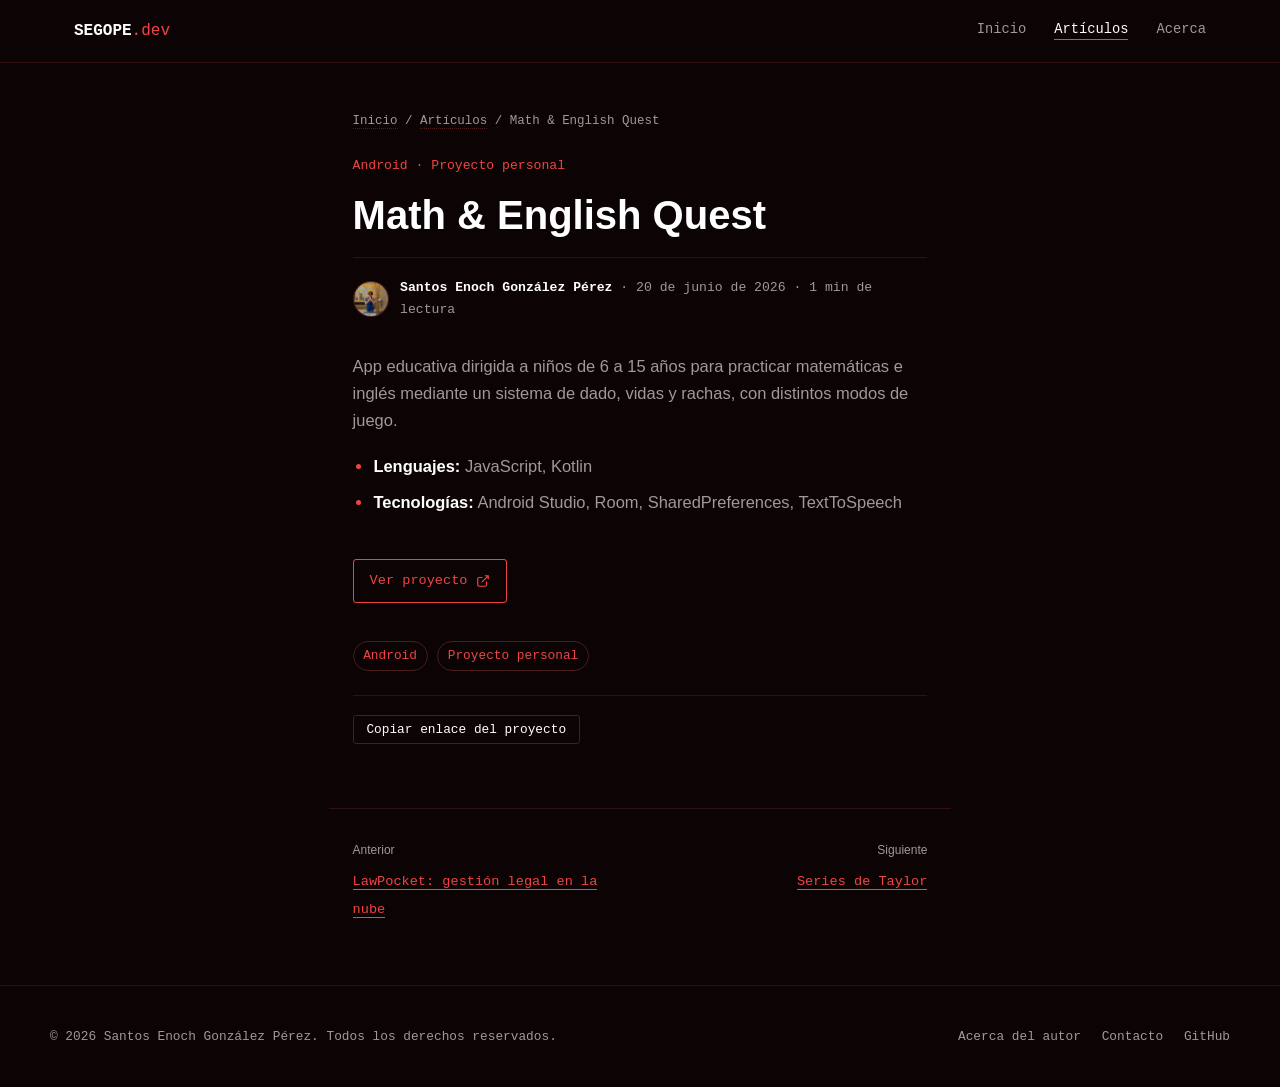
<file: proyectos/math-english-quest.html>
<!DOCTYPE html>
<!-- Archivo generado por generador/build.py a partir de plantillas/ y del contenido del CMS. No lo edites a mano: edita la plantilla. -->
<html lang="es">
<head>
  <meta charset="UTF-8">
  <meta name="viewport" content="width=device-width, initial-scale=1.0">
  <title>Math &amp; English Quest | SEGOPE.dev</title>
  <meta name="description" content="App educativa para que niños de primaria practiquen matemáticas e inglés con un sistema de dado, vidas y rachas.">
  <meta name="author" content="Santos Enoch González Pérez">
  <meta name="robots" content="index, follow">
  <link rel="canonical" href="https://segope.vercel.app/proyectos/math-english-quest.html">
  <link rel="icon" type="image/svg+xml" href="../Imagenes/favicon.svg">

  <meta property="og:type" content="article">
  <meta property="og:title" content="Math &amp; English Quest | SEGOPE.dev">
  <meta property="og:description" content="App educativa para que niños de primaria practiquen matemáticas e inglés con un sistema de dado, vidas y rachas.">
  <meta property="og:url" content="https://segope.vercel.app/proyectos/math-english-quest.html">
  <meta property="og:image" content="https://segope.vercel.app/Imagenes/favicon.svg">
  <meta property="og:locale" content="es_MX">
  <meta property="og:site_name" content="SEGOPE.dev">
  <meta name="twitter:card" content="summary_large_image">
  <meta name="twitter:title" content="Math &amp; English Quest | SEGOPE.dev">
  <meta name="twitter:description" content="App educativa para que niños de primaria practiquen matemáticas e inglés con un sistema de dado, vidas y rachas.">
  <meta name="twitter:image" content="https://segope.vercel.app/Imagenes/favicon.svg">

  <link rel="stylesheet" href="../CSS/proyecto.css">
</head>
<body>
  <a class="skip-link" href="#main">Saltar al contenido</a>
  <div class="progress-bar"></div>
  <script type="application/ld+json">{"@context": "https://schema.org", "@type": "BlogPosting", "headline": "Math & English Quest", "description": "App educativa para que niños de primaria practiquen matemáticas e inglés con un sistema de dado, vidas y rachas.", "datePublished": "2026-06-20", "dateModified": "2026-06-20", "author": {"@type": "Person", "name": "Santos Enoch González Pérez", "url": "https://segope.vercel.app/about.html"}, "publisher": {"@type": "Person", "name": "Santos Enoch González Pérez"}, "mainEntityOfPage": {"@type": "WebPage", "@id": "https://segope.vercel.app/proyectos/math-english-quest.html"}, "keywords": "Android, Proyecto personal", "wordCount": 39}</script>
  <script type="application/ld+json">{"@context": "https://schema.org", "@type": "BreadcrumbList", "itemListElement": [{"@type": "ListItem", "position": 1, "name": "Inicio", "item": "https://segope.vercel.app/index.html"}, {"@type": "ListItem", "position": 2, "name": "Artículos", "item": "https://segope.vercel.app/index.html#articulos"}, {"@type": "ListItem", "position": 3, "name": "Math & English Quest", "item": "https://segope.vercel.app/proyectos/math-english-quest.html"}]}</script>
  <header class="site-header">
    <div class="nav-container">
      <a href="../index.html" class="brand">SEGOPE<span class="brand__sub">.dev</span></a>
      <button class="nav-toggle icon-btn" id="nav-toggle" aria-label="Abrir menú" aria-expanded="false" aria-controls="nav-links">
        <svg viewBox="0 0 24 24" fill="none" stroke="currentColor" stroke-width="2" aria-hidden="true"><path d="M3 6h18M3 12h18M3 18h18"/></svg>
      </button>
      <ul class="nav-links" id="nav-links"><li><a href="../index.html">Inicio</a></li><li><a href="../index.html#articulos" aria-current="page">Artículos</a></li><li><a href="../about.html">Acerca</a></li></ul>
    </div>
  </header>

  <main id="main">
    <header class="article-header">
      <nav class="breadcrumbs" aria-label="Ruta de navegación">
        <a href="../index.html">Inicio</a> / <a href="../index.html#articulos">Artículos</a> / <span>Math &amp; English Quest</span>
      </nav>
      <p class="tag-line">Android · Proyecto personal</p>
      <h1>Math &amp; English Quest</h1>
      <div class="byline">
        <img class="avatar" src="../Imagenes/Santos.jpeg" alt="Foto de Santos Enoch González Pérez" width="37" height="37">
        <span><strong>Santos Enoch González Pérez</strong> · <time datetime="2026-06-20">20 de junio de 2026</time> · <span>1 min de lectura</span></span>
      </div>
    </header>

    <article class="post-body">
        <p>App educativa dirigida a niños de 6 a 15 años para practicar matemáticas e inglés mediante un sistema de dado, vidas y rachas, con distintos modos de juego.</p>
        <ul>
          <li><strong>Lenguajes:</strong> JavaScript, Kotlin</li>
          <li><strong>Tecnologías:</strong> Android Studio, Room, SharedPreferences, TextToSpeech</li>
        </ul>
        <a class="project-link" href="https://math-english-quest.vercel.app" target="_blank" rel="noopener noreferrer">Ver proyecto <svg viewBox="0 0 24 24" fill="none" stroke="currentColor" stroke-width="2" width="14" height="14" aria-hidden="true"><path d="M18 13v6a2 2 0 0 1-2 2H5a2 2 0 0 1-2-2V8a2 2 0 0 1 2-2h6"/><path d="M15 3h6v6M10 14 21 3"/></svg></a>

      <div class="post-tags"><span class="tag">Android</span><span class="tag">Proyecto personal</span></div>

      <div class="share-row">
        <button id="copy-link" data-copy-url="https://math-english-quest.vercel.app">Copiar enlace del proyecto</button>
      </div>
    </article>

    <nav class="article-nav" aria-label="Navegación entre artículos">
      <div class="prev"><span>Anterior</span><a href="lawpocket.html">LawPocket: gestión legal en la nube</a></div>
      <div class="next"><span>Siguiente</span><a href="series-de-taylor.html">Series de Taylor</a></div>
    </nav>
  </main>

  <footer class="site-footer">
    <div class="footer-inner">
      <p>© 2026 Santos Enoch González Pérez. Todos los derechos reservados.</p>
      <nav class="footer-links" aria-label="Enlaces del pie de página">
        <a href="../about.html">Acerca del autor</a>
        <a href="mailto:253390@it2id.upchiapas.edu.mx">Contacto</a>
        <a href="https://github.com/EnochGonzalez" target="_blank" rel="noopener noreferrer">GitHub</a>
      </nav>
    </div>
  </footer>
  <button class="back-to-top" aria-label="Volver arriba"><svg viewBox="0 0 24 24" fill="none" stroke="currentColor" stroke-width="2" aria-hidden="true"><path d="M12 19V5M5 12l7-7 7 7"/></svg></button>
  <div class="toast" role="status" aria-live="polite"></div>
  <script src="../JS/proyecto.js"></script>
</body>
</html>
</file>
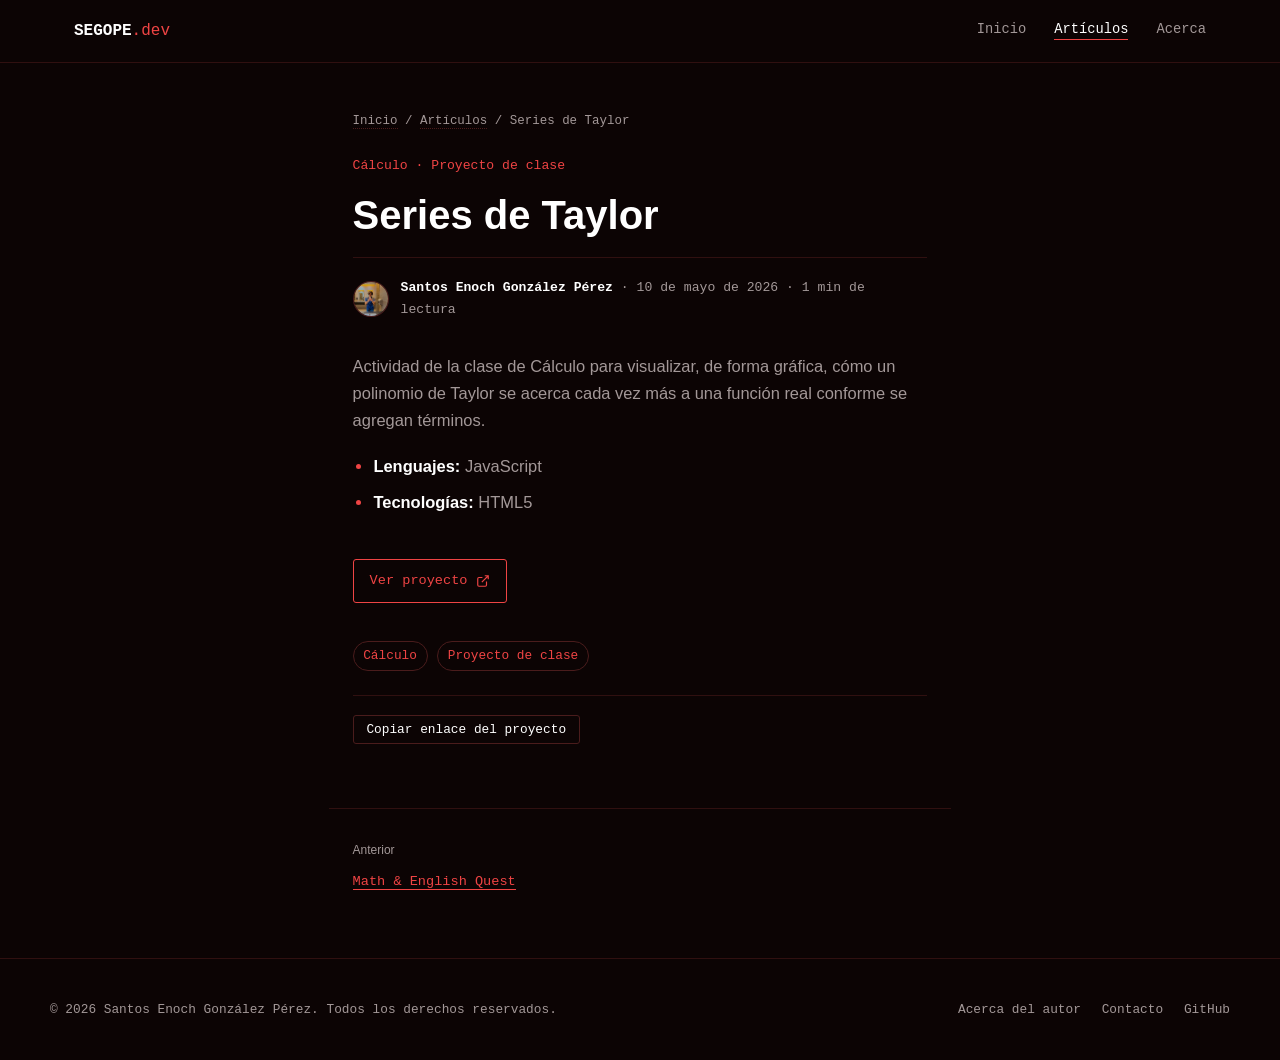
<file: proyectos/series-de-taylor.html>
<!DOCTYPE html>
<!-- Archivo generado por generador/build.py a partir de plantillas/ y del contenido del CMS. No lo edites a mano: edita la plantilla. -->
<html lang="es">
<head>
  <meta charset="UTF-8">
  <meta name="viewport" content="width=device-width, initial-scale=1.0">
  <title>Series de Taylor | SEGOPE.dev</title>
  <meta name="description" content="Visualización de cómo un polinomio de Taylor se aproxima a una función real, hecha para la clase de Cálculo.">
  <meta name="author" content="Santos Enoch González Pérez">
  <meta name="robots" content="index, follow">
  <link rel="canonical" href="https://segope.vercel.app/proyectos/series-de-taylor.html">
  <link rel="icon" type="image/svg+xml" href="../Imagenes/favicon.svg">

  <meta property="og:type" content="article">
  <meta property="og:title" content="Series de Taylor | SEGOPE.dev">
  <meta property="og:description" content="Visualización de cómo un polinomio de Taylor se aproxima a una función real, hecha para la clase de Cálculo.">
  <meta property="og:url" content="https://segope.vercel.app/proyectos/series-de-taylor.html">
  <meta property="og:image" content="https://segope.vercel.app/Imagenes/favicon.svg">
  <meta property="og:locale" content="es_MX">
  <meta property="og:site_name" content="SEGOPE.dev">
  <meta name="twitter:card" content="summary_large_image">
  <meta name="twitter:title" content="Series de Taylor | SEGOPE.dev">
  <meta name="twitter:description" content="Visualización de cómo un polinomio de Taylor se aproxima a una función real, hecha para la clase de Cálculo.">
  <meta name="twitter:image" content="https://segope.vercel.app/Imagenes/favicon.svg">

  <link rel="stylesheet" href="../CSS/proyecto.css">
</head>
<body>
  <a class="skip-link" href="#main">Saltar al contenido</a>
  <div class="progress-bar"></div>
  <script type="application/ld+json">{"@context": "https://schema.org", "@type": "BlogPosting", "headline": "Series de Taylor", "description": "Visualización de cómo un polinomio de Taylor se aproxima a una función real, hecha para la clase de Cálculo.", "datePublished": "2026-05-10", "dateModified": "2026-05-10", "author": {"@type": "Person", "name": "Santos Enoch González Pérez", "url": "https://segope.vercel.app/about.html"}, "publisher": {"@type": "Person", "name": "Santos Enoch González Pérez"}, "mainEntityOfPage": {"@type": "WebPage", "@id": "https://segope.vercel.app/proyectos/series-de-taylor.html"}, "keywords": "Cálculo, Proyecto de clase", "wordCount": 35}</script>
  <script type="application/ld+json">{"@context": "https://schema.org", "@type": "BreadcrumbList", "itemListElement": [{"@type": "ListItem", "position": 1, "name": "Inicio", "item": "https://segope.vercel.app/index.html"}, {"@type": "ListItem", "position": 2, "name": "Artículos", "item": "https://segope.vercel.app/index.html#articulos"}, {"@type": "ListItem", "position": 3, "name": "Series de Taylor", "item": "https://segope.vercel.app/proyectos/series-de-taylor.html"}]}</script>
  <header class="site-header">
    <div class="nav-container">
      <a href="../index.html" class="brand">SEGOPE<span class="brand__sub">.dev</span></a>
      <button class="nav-toggle icon-btn" id="nav-toggle" aria-label="Abrir menú" aria-expanded="false" aria-controls="nav-links">
        <svg viewBox="0 0 24 24" fill="none" stroke="currentColor" stroke-width="2" aria-hidden="true"><path d="M3 6h18M3 12h18M3 18h18"/></svg>
      </button>
      <ul class="nav-links" id="nav-links"><li><a href="../index.html">Inicio</a></li><li><a href="../index.html#articulos" aria-current="page">Artículos</a></li><li><a href="../about.html">Acerca</a></li></ul>
    </div>
  </header>

  <main id="main">
    <header class="article-header">
      <nav class="breadcrumbs" aria-label="Ruta de navegación">
        <a href="../index.html">Inicio</a> / <a href="../index.html#articulos">Artículos</a> / <span>Series de Taylor</span>
      </nav>
      <p class="tag-line">Cálculo · Proyecto de clase</p>
      <h1>Series de Taylor</h1>
      <div class="byline">
        <img class="avatar" src="../Imagenes/Santos.jpeg" alt="Foto de Santos Enoch González Pérez" width="37" height="37">
        <span><strong>Santos Enoch González Pérez</strong> · <time datetime="2026-05-10">10 de mayo de 2026</time> · <span>1 min de lectura</span></span>
      </div>
    </header>

    <article class="post-body">
        <p>Actividad de la clase de Cálculo para visualizar, de forma gráfica, cómo un polinomio de Taylor se acerca cada vez más a una función real conforme se agregan términos.</p>
        <ul>
          <li><strong>Lenguajes:</strong> JavaScript</li>
          <li><strong>Tecnologías:</strong> HTML5</li>
        </ul>
        <a class="project-link" href="https://serie-de-taylor-one.vercel.app" target="_blank" rel="noopener noreferrer">Ver proyecto <svg viewBox="0 0 24 24" fill="none" stroke="currentColor" stroke-width="2" width="14" height="14" aria-hidden="true"><path d="M18 13v6a2 2 0 0 1-2 2H5a2 2 0 0 1-2-2V8a2 2 0 0 1 2-2h6"/><path d="M15 3h6v6M10 14 21 3"/></svg></a>

      <div class="post-tags"><span class="tag">Cálculo</span><span class="tag">Proyecto de clase</span></div>

      <div class="share-row">
        <button id="copy-link" data-copy-url="https://serie-de-taylor-one.vercel.app">Copiar enlace del proyecto</button>
      </div>
    </article>

    <nav class="article-nav" aria-label="Navegación entre artículos">
      <div class="prev"><span>Anterior</span><a href="math-english-quest.html">Math &amp; English Quest</a></div>
    </nav>
  </main>

  <footer class="site-footer">
    <div class="footer-inner">
      <p>© 2026 Santos Enoch González Pérez. Todos los derechos reservados.</p>
      <nav class="footer-links" aria-label="Enlaces del pie de página">
        <a href="../about.html">Acerca del autor</a>
        <a href="mailto:253390@it2id.upchiapas.edu.mx">Contacto</a>
        <a href="https://github.com/EnochGonzalez" target="_blank" rel="noopener noreferrer">GitHub</a>
      </nav>
    </div>
  </footer>
  <button class="back-to-top" aria-label="Volver arriba"><svg viewBox="0 0 24 24" fill="none" stroke="currentColor" stroke-width="2" aria-hidden="true"><path d="M12 19V5M5 12l7-7 7 7"/></svg></button>
  <div class="toast" role="status" aria-live="polite"></div>
  <script src="../JS/proyecto.js"></script>
</body>
</html>
</file>
<file: CSS/index.css>
/* ===== Base compartida: variables, reset, header, footer ===== */
:root {
  --bg: #0c0404;
  --bg-elevated: #160808;
  --ink: #ffffff;
  --ink-soft: #a39898;
  --line: #301010;
  --line-strong: #4a1c1c;
  --accent: #ef4444;
  --accent-warm: #dc2626;
  --font-body: 'Segoe UI', -apple-system, BlinkMacSystemFont, Roboto, sans-serif;
  --font-mono: 'Courier New', Courier, monospace;
  --measure: 68ch;
  --radius: 3px;
}

* { margin: 0; padding: 0; box-sizing: border-box; }
html { scroll-behavior: smooth; }
body { background-color: var(--bg); color: var(--ink); font-family: var(--font-body); font-size: 1.03rem; line-height: 1.65; }
img { max-width: 100%; display: block; }
a { color: inherit; }

.skip-link {
  position: absolute; left: -999px; top: 0;
  background: var(--accent); color: #fff; padding: 0.6rem 1rem; z-index: 2000;
}
.skip-link:focus { left: 0.5rem; top: 0.5rem; }

a:focus-visible, button:focus-visible, input:focus-visible {
  outline: 2px solid var(--accent); outline-offset: 2px;
}

/* --- Header / nav --- */
.site-header { position: sticky; top: 0; z-index: 1000; background: var(--bg); border-bottom: 1px solid var(--line); }
.nav-container { max-width: 1180px; margin: 0 auto; display: flex; align-items: center; justify-content: space-between; padding: 1.1rem 1.5rem; gap: 1.5rem; }

.brand {
  text-decoration: none;
  font-family: var(--font-mono);
  font-weight: 600;
  font-size: 1rem;
  color: var(--ink);
  white-space: nowrap;
  transition: opacity 0.2s ease;
}
.brand:hover { opacity: 0.8; }
.brand__sub { color: var(--accent); font-weight: 400; }

.nav-links { display: flex; list-style: none; gap: 1.75rem; font-family: var(--font-mono); font-size: 0.86rem; }
.nav-links a {
  text-decoration: none; color: var(--ink-soft); padding-bottom: 2px;
  border-bottom: 1px solid transparent; transition: color 0.2s, border-color 0.2s;
}
.nav-links a:hover, .nav-links a[aria-current="page"] { color: var(--ink); border-color: var(--accent); }

.icon-btn {
  background: none; border: 1px solid var(--line); color: var(--ink);
  width: 2.1rem; height: 2.1rem; border-radius: 50%;
  display: inline-flex; align-items: center; justify-content: center;
  cursor: pointer; transition: border-color 0.2s, transform 0.2s;
}
.icon-btn:hover { border-color: var(--accent); transform: rotate(90deg); }
.icon-btn svg { width: 1.05rem; height: 1.05rem; }
.nav-toggle { display: none; }

/* --- Avatares (dinamismo en hover) --- */
.avatar {
  width: 2.3rem; height: 2.3rem; border-radius: 50%; object-fit: cover;
  border: 1px solid var(--line-strong); background: var(--bg-elevated);
  transition: transform 0.25s ease, border-color 0.25s ease;
}
.avatar:hover { transform: scale(1.12); border-color: var(--accent); }

/* --- Volver arriba --- */
.back-to-top {
  position: fixed; right: 1.5rem; bottom: 1.5rem; width: 2.6rem; height: 2.6rem;
  border-radius: 50%; background: var(--accent); color: #fff; border: none;
  display: none; align-items: center; justify-content: center; cursor: pointer;
  box-shadow: 0 2px 10px rgba(0,0,0,0.5); z-index: 900;
  transition: transform 0.2s ease;
}
.back-to-top.visible { display: inline-flex; }
.back-to-top:hover { transform: scale(1.12) translateY(-2px); }
.back-to-top svg { width: 1.1rem; height: 1.1rem; }

/* --- Toast --- */
.toast {
  position: fixed; left: 50%; bottom: 1.6rem; transform: translate(-50%, 20px);
  background: var(--accent); color: #fff; font-family: var(--font-mono); font-size: 0.82rem;
  padding: 0.6rem 1.1rem; border-radius: var(--radius); opacity: 0; pointer-events: none;
  transition: opacity 0.25s ease, transform 0.25s ease; z-index: 1500;
}
.toast.show { opacity: 1; transform: translate(-50%, 0); }

/* --- Footer --- */
.site-footer { border-top: 1px solid var(--line); padding: 2.5rem 1.5rem; }
.footer-inner {
  max-width: 1180px; margin: 0 auto; display: flex; flex-wrap: wrap;
  justify-content: space-between; gap: 1rem; font-family: var(--font-mono);
  font-size: 0.8rem; color: var(--ink-soft);
}
.footer-links { display: flex; gap: 1.3rem; }
.footer-links a { text-decoration: none; color: var(--ink-soft); transition: color 0.2s; }
.footer-links a:hover { color: var(--accent); }

/* --- Móvil: base compartida (menú, footer, lectura) --- */
body { overflow-wrap: break-word; -webkit-text-size-adjust: 100%; }

@media (max-width: 720px) {
  body { font-size: 1rem; line-height: 1.75; }
  .nav-container { padding: 0.9rem 1.25rem; }
  .nav-toggle { display: inline-flex; position: relative; z-index: 1100; }
  .nav-links {
    position: fixed; top: 0; right: 0; height: 100vh; width: min(78vw, 300px);
    background: var(--bg-elevated); border-left: 1px solid var(--line);
    flex-direction: column; padding: 5.5rem 1.8rem 2rem; gap: 0.4rem; font-size: 1.05rem;
    transform: translateX(100%); transition: transform 0.3s ease; z-index: 1050;
  }
  .nav-links a { display: block; padding: 0.75rem 0; border-bottom: 1px solid var(--line); }
  .nav-links.open { transform: translateX(0); }

  .site-footer { padding: 2rem 1.25rem; }
  .footer-inner { flex-direction: column; gap: 1.1rem; font-size: 0.85rem; line-height: 1.7; }
  .footer-links { flex-wrap: wrap; gap: 0.6rem 1.5rem; }
  .footer-links a { padding: 0.25rem 0; }
}

@media (hover: none) {
  .avatar:hover, .back-to-top:hover, .icon-btn:hover { transform: none; }
}

@media (prefers-reduced-motion: reduce) {
  html { scroll-behavior: auto; }
  * { transition-duration: 0.01ms !important; animation-duration: 0.01ms !important; }
}

/* ===== Propio de Inicio: masthead, buscador, lista de artículos, sidebar ===== */
.masthead { position: relative; isolation: isolate; padding: 3.5rem 1.5rem 2.5rem; max-width: 1180px; margin: 0 auto; }
.masthead::before {
  content: ''; position: absolute; inset: 0; z-index: -1; pointer-events: none;
  background-image:
    linear-gradient(var(--line) 1px, transparent 1px),
    linear-gradient(90deg, var(--line) 1px, transparent 1px);
  background-size: 32px 32px; background-position: -1px -1px;
  -webkit-mask-image: linear-gradient(to bottom, black 0%, black 65%, transparent 100%);
          mask-image: linear-gradient(to bottom, black 0%, black 65%, transparent 100%);
}
.masthead__eyebrow { font-family: var(--font-mono); font-size: 0.85rem; color: var(--accent); margin-bottom: 0.75rem; }
.masthead h1 { font-size: clamp(2.1rem, 4vw, 3.1rem); font-weight: 600; line-height: 1.2; max-width: 20ch; margin-bottom: 1rem; }
.masthead__lede { color: var(--ink-soft); font-size: 1.1rem; max-width: 56ch; margin-bottom: 1.5rem; }
.masthead__meta { display: flex; align-items: center; gap: 1.1rem; margin-top: 0.25rem; }
.masthead .avatar { width: 4rem; height: 4rem; border-width: 2px; }
.masthead__author { display: flex; flex-direction: column; gap: 0.2rem; font-family: var(--font-mono); }
.masthead__name { font-size: 1.1rem; font-weight: 600; line-height: 1.3; color: var(--ink); }
.masthead__count { font-size: 0.9rem; line-height: 1.5; color: var(--ink-soft); }

.filter-bar {
  display: flex; flex-wrap: wrap; align-items: center; gap: 1rem;
  padding: 1.25rem 1.5rem; border-top: 1px solid var(--line); border-bottom: 1px solid var(--line);
  max-width: 1180px; margin: 0 auto;
}
.search-field { position: relative; flex: 1 1 220px; min-width: 200px; }
.search-field input {
  width: 100%; font-family: var(--font-mono); font-size: 0.9rem;
  padding: 0.55rem 0.8rem 0.55rem 2.1rem; border: 1px solid var(--line-strong);
  border-radius: var(--radius); background: var(--bg-elevated); color: var(--ink);
  transition: border-color 0.2s;
}
.search-field input:focus { border-color: var(--accent); }
.search-field input::placeholder { color: var(--ink-soft); }
.search-field svg { position: absolute; left: 0.7rem; top: 50%; transform: translateY(-50%); width: 0.95rem; height: 0.95rem; color: var(--ink-soft); }

.content-grid { max-width: 1180px; margin: 0 auto; padding: 2.5rem 1.5rem 4rem; display: grid; grid-template-columns: minmax(0, 1fr) 300px; gap: 3.5rem; }

.post-list { list-style: none; }
.post-row {
  display: grid; grid-template-columns: 88px 1fr; gap: 1.5rem; padding: 1.9rem 1rem;
  margin: 0 -1rem; border-top: 1px solid var(--line); border-radius: var(--radius);
  transition: background-color 0.2s ease, transform 0.2s ease;
}
.post-row:first-child { border-top: none; }
.post-row:hover { background-color: var(--bg-elevated); transform: translateX(4px); }

.post-row__date { font-family: var(--font-mono); font-size: 0.8rem; color: var(--ink-soft); position: relative; padding-left: 1rem; }
.post-row__date::before {
  content: ''; position: absolute; left: 0; top: 0.35rem; width: 7px; height: 7px;
  border-radius: 50%; background: var(--accent); transition: transform 0.2s ease;
}
.post-row:hover .post-row__date::before { transform: scale(1.6); }
.post-row__date .day { display: block; font-size: 1.4rem; color: var(--ink); font-weight: 600; line-height: 1.1; transition: color 0.2s; }
.post-row:hover .post-row__date .day { color: var(--accent); }

.post-row h2 { font-size: 1.45rem; font-weight: 600; line-height: 1.3; margin-bottom: 0.5rem; }
.post-row h2 a {
  text-decoration: none; background-image: linear-gradient(var(--accent), var(--accent));
  background-repeat: no-repeat; background-position: 0 100%; background-size: 0% 1px;
  transition: background-size 0.25s ease;
}
.post-row h2 a:hover { background-size: 100% 1px; }
.post-row__excerpt { color: var(--ink-soft); font-size: 0.98rem; max-width: 62ch; margin-bottom: 0.85rem; }
.post-row__meta { display: flex; flex-wrap: wrap; gap: 0.9rem; font-family: var(--font-mono); font-size: 0.78rem; color: var(--ink-soft); }
.post-row__meta .tag { color: var(--accent); }
.post-row[hidden] { display: none; }
.post-row__link {
  display: inline-block; margin-top: 0.6rem; font-family: var(--font-mono); font-size: 0.78rem;
  color: var(--accent); text-decoration: none; border-bottom: 1px solid var(--accent);
}
.empty-state { padding: 3rem 0; color: var(--ink-soft); font-family: var(--font-mono); font-size: 0.95rem; }

.sidebar { display: flex; flex-direction: column; gap: 2.5rem; }
.widget h3 { font-family: var(--font-mono); font-size: 0.82rem; color: var(--ink-soft); border-bottom: 1px solid var(--line); padding-bottom: 0.6rem; margin-bottom: 1rem; }
.widget--author p { font-size: 0.95rem; color: var(--ink-soft); margin-bottom: 0.9rem; }
.widget--author a.button-link { display: inline-block; font-family: var(--font-mono); font-size: 0.85rem; color: var(--accent); text-decoration: none; border-bottom: 1px solid var(--accent); }

.stack-list, .cert-mini-list { list-style: none; display: flex; flex-direction: column; gap: 0.7rem; }
.stack-list li {
  font-family: var(--font-mono); font-size: 0.88rem; color: var(--ink-soft);
  transition: color 0.2s, transform 0.2s;
}
.stack-list li:hover { color: var(--accent); transform: translateX(3px); }
.cert-mini-list li {
  font-size: 0.9rem; border-left: 2px solid var(--accent-warm); padding-left: 0.75rem;
  transition: border-color 0.2s, transform 0.2s;
}
.cert-mini-list li:hover { border-color: var(--accent); transform: translateX(3px); }
.cert-mini-list .cert-link { display: block; color: inherit; text-decoration: none; transition: color 0.2s; }
.cert-mini-list .cert-link:hover { color: var(--accent); }
.widget-hint { font-family: var(--font-mono); font-size: 0.78rem; color: var(--ink-soft); margin: -0.3rem 0 1rem; }
.cert-mini-list .cert-mini-date { display: block; font-family: var(--font-mono); font-size: 0.75rem; color: var(--ink-soft); margin-top: 0.15rem; }

@media (max-width: 900px) { .content-grid { grid-template-columns: 1fr; gap: 2.5rem; } }
@media (max-width: 720px) {
  .masthead { padding: 2.25rem 1.25rem 1.75rem; }
  .masthead h1 { max-width: none; line-height: 1.25; margin-bottom: 1.1rem; }
  .masthead__lede { font-size: 1rem; line-height: 1.75; margin-bottom: 1.4rem; }
  .masthead__meta { gap: 0.9rem; }
  .masthead .avatar { width: 3.5rem; height: 3.5rem; }
  .masthead__name { font-size: 1.05rem; }
  .filter-bar { padding: 1rem 1.25rem; }
  .content-grid { padding: 1.75rem 1.25rem 3rem; }

  .post-row { grid-template-columns: 1fr; gap: 0.9rem; padding: 1.6rem 0; margin: 0; }
  .post-row__date { display: flex; align-items: baseline; gap: 0.5rem; }
  .post-row__date .day { display: inline; font-size: 1.25rem; }
  .post-row h2 { font-size: 1.3rem; line-height: 1.35; margin-bottom: 0.7rem; }
  .post-row__excerpt { line-height: 1.75; margin-bottom: 1rem; }
  .post-row__meta { gap: 0.4rem 1rem; line-height: 1.8; }
  .post-row__link { margin-top: 1rem; padding: 0.4rem 0; }

  .sidebar { gap: 2rem; }
  .widget h3 { margin-bottom: 1.1rem; }
  .cert-mini-list, .stack-list { gap: 1rem; }
}
@media (hover: none) {
  .post-row:hover { transform: none; background-color: transparent; }
  .stack-list li:hover, .cert-mini-list li:hover { transform: none; }
}

@media print { .site-header, .filter-bar, .sidebar, .back-to-top, .site-footer { display: none; } }

/* ===== Certificado en pantalla (modal) ===== */
.cert-modal {
  width: 100%; height: 100%; max-width: none; max-height: none; margin: 0; padding: 1rem;
  border: 0; background: transparent; color: var(--ink); overflow: hidden;
}
.cert-modal[open] { display: grid; place-items: center; animation: certFade 0.25s ease; }
.cert-modal::backdrop { background: rgba(12, 4, 4, 0.9); -webkit-backdrop-filter: blur(4px); backdrop-filter: blur(4px); }
.cert-modal__panel {
  width: min(100%, 980px); max-height: calc(100vh - 2rem); max-height: calc(100dvh - 2rem);
  display: flex; flex-direction: column; overflow: hidden;
  background: var(--bg-elevated); border: 1px solid var(--line-strong); border-radius: var(--radius);
  box-shadow: 0 20px 60px rgba(0, 0, 0, 0.6);
}
.cert-modal__header { display: flex; align-items: center; justify-content: space-between; gap: 1rem; padding: 0.85rem 1rem; border-bottom: 1px solid var(--line); }
.cert-modal__title { font-family: var(--font-mono); font-size: 0.9rem; font-weight: 600; line-height: 1.5; }
.cert-modal__close {
  flex: none; width: 2.4rem; height: 2.4rem; border-radius: 50%; cursor: pointer;
  background: none; border: 1px solid var(--line-strong); color: var(--ink); font-size: 1.5rem; line-height: 1;
  transition: border-color 0.2s, transform 0.2s;
}
.cert-modal__close:hover { border-color: var(--accent); transform: rotate(90deg); }
.cert-modal__body { padding: 1rem; overflow: auto; min-height: 0; }
.cert-modal__img {
  display: block; margin: 0 auto; width: auto; height: auto; max-width: 100%;
  max-height: calc(100vh - 12rem); max-height: calc(100dvh - 12rem);
  background: #fff; border-radius: 2px; cursor: zoom-in;
}
.cert-modal__img.is-zoomed { max-width: none; max-height: none; width: 220%; cursor: zoom-out; }
.cert-modal__footer {
  display: flex; flex-wrap: wrap; align-items: center; justify-content: space-between; gap: 0.75rem 1rem;
  padding: 0.85rem 1rem; border-top: 1px solid var(--line);
  font-family: var(--font-mono); font-size: 0.8rem; color: var(--ink-soft);
}
.cert-modal__pdf {
  color: var(--accent); text-decoration: none; border: 1px solid var(--accent);
  padding: 0.5rem 0.9rem; border-radius: var(--radius);
  transition: background-color 0.2s ease, color 0.2s ease, transform 0.2s ease;
}
.cert-modal__pdf:hover { background: var(--accent); color: var(--bg); transform: translateY(-2px); }
@keyframes certFade { from { opacity: 0; transform: scale(0.97); } to { opacity: 1; transform: none; } }

@media (max-width: 720px) {
  .cert-modal { padding: 0.5rem; }
  .cert-modal__panel { max-height: calc(100vh - 1rem); max-height: calc(100dvh - 1rem); }
  .cert-modal__header, .cert-modal__footer { padding: 0.75rem; }
  .cert-modal__body { padding: 0.5rem; }
  .cert-modal__img { max-height: calc(100vh - 11rem); max-height: calc(100dvh - 11rem); }
  .cert-modal__pdf { flex: 1 1 100%; text-align: center; padding: 0.7rem 0.9rem; }
}
@media (hover: none) { .cert-modal__close:hover, .cert-modal__pdf:hover { transform: none; } }
</file>
<file: CSS/about.css>
/* ===== Base compartida: variables, reset, header, footer ===== */
:root {
  --bg: #0c0404;
  --bg-elevated: #160808;
  --ink: #ffffff;
  --ink-soft: #a39898;
  --line: #301010;
  --line-strong: #4a1c1c;
  --accent: #ef4444;
  --accent-warm: #dc2626;
  --font-body: 'Segoe UI', -apple-system, BlinkMacSystemFont, Roboto, sans-serif;
  --font-mono: 'Courier New', Courier, monospace;
  --measure: 68ch;
  --radius: 3px;
}

* { margin: 0; padding: 0; box-sizing: border-box; }
html { scroll-behavior: smooth; }
body { background-color: var(--bg); color: var(--ink); font-family: var(--font-body); font-size: 1.03rem; line-height: 1.65; }
img { max-width: 100%; display: block; }
a { color: inherit; }

.skip-link {
  position: absolute; left: -999px; top: 0;
  background: var(--accent); color: #fff; padding: 0.6rem 1rem; z-index: 2000;
}
.skip-link:focus { left: 0.5rem; top: 0.5rem; }

a:focus-visible, button:focus-visible, input:focus-visible {
  outline: 2px solid var(--accent); outline-offset: 2px;
}

/* --- Header / nav --- */
.site-header { position: sticky; top: 0; z-index: 1000; background: var(--bg); border-bottom: 1px solid var(--line); }
.nav-container { max-width: 1180px; margin: 0 auto; display: flex; align-items: center; justify-content: space-between; padding: 1.1rem 1.5rem; gap: 1.5rem; }

.brand {
  text-decoration: none;
  font-family: var(--font-mono);
  font-weight: 600;
  font-size: 1rem;
  color: var(--ink);
  white-space: nowrap;
  transition: opacity 0.2s ease;
}
.brand:hover { opacity: 0.8; }
.brand__sub { color: var(--accent); font-weight: 400; }

.nav-links { display: flex; list-style: none; gap: 1.75rem; font-family: var(--font-mono); font-size: 0.86rem; }
.nav-links a {
  text-decoration: none; color: var(--ink-soft); padding-bottom: 2px;
  border-bottom: 1px solid transparent; transition: color 0.2s, border-color 0.2s;
}
.nav-links a:hover, .nav-links a[aria-current="page"] { color: var(--ink); border-color: var(--accent); }

.icon-btn {
  background: none; border: 1px solid var(--line); color: var(--ink);
  width: 2.1rem; height: 2.1rem; border-radius: 50%;
  display: inline-flex; align-items: center; justify-content: center;
  cursor: pointer; transition: border-color 0.2s, transform 0.2s;
}
.icon-btn:hover { border-color: var(--accent); transform: rotate(90deg); }
.icon-btn svg { width: 1.05rem; height: 1.05rem; }
.nav-toggle { display: none; }

/* --- Avatares (dinamismo en hover) --- */
.avatar {
  width: 2.3rem; height: 2.3rem; border-radius: 50%; object-fit: cover;
  border: 1px solid var(--line-strong); background: var(--bg-elevated);
  transition: transform 0.25s ease, border-color 0.25s ease;
}
.avatar:hover { transform: scale(1.12); border-color: var(--accent); }

/* --- Volver arriba --- */
.back-to-top {
  position: fixed; right: 1.5rem; bottom: 1.5rem; width: 2.6rem; height: 2.6rem;
  border-radius: 50%; background: var(--accent); color: #fff; border: none;
  display: none; align-items: center; justify-content: center; cursor: pointer;
  box-shadow: 0 2px 10px rgba(0,0,0,0.5); z-index: 900;
  transition: transform 0.2s ease;
}
.back-to-top.visible { display: inline-flex; }
.back-to-top:hover { transform: scale(1.12) translateY(-2px); }
.back-to-top svg { width: 1.1rem; height: 1.1rem; }

/* --- Toast --- */
.toast {
  position: fixed; left: 50%; bottom: 1.6rem; transform: translate(-50%, 20px);
  background: var(--accent); color: #fff; font-family: var(--font-mono); font-size: 0.82rem;
  padding: 0.6rem 1.1rem; border-radius: var(--radius); opacity: 0; pointer-events: none;
  transition: opacity 0.25s ease, transform 0.25s ease; z-index: 1500;
}
.toast.show { opacity: 1; transform: translate(-50%, 0); }

/* --- Footer --- */
.site-footer { border-top: 1px solid var(--line); padding: 2.5rem 1.5rem; }
.footer-inner {
  max-width: 1180px; margin: 0 auto; display: flex; flex-wrap: wrap;
  justify-content: space-between; gap: 1rem; font-family: var(--font-mono);
  font-size: 0.8rem; color: var(--ink-soft);
}
.footer-links { display: flex; gap: 1.3rem; }
.footer-links a { text-decoration: none; color: var(--ink-soft); transition: color 0.2s; }
.footer-links a:hover { color: var(--accent); }

/* --- Móvil: base compartida (menú, footer, lectura) --- */
body { overflow-wrap: break-word; -webkit-text-size-adjust: 100%; }

@media (max-width: 720px) {
  body { font-size: 1rem; line-height: 1.75; }
  .nav-container { padding: 0.9rem 1.25rem; }
  .nav-toggle { display: inline-flex; position: relative; z-index: 1100; }
  .nav-links {
    position: fixed; top: 0; right: 0; height: 100vh; width: min(78vw, 300px);
    background: var(--bg-elevated); border-left: 1px solid var(--line);
    flex-direction: column; padding: 5.5rem 1.8rem 2rem; gap: 0.4rem; font-size: 1.05rem;
    transform: translateX(100%); transition: transform 0.3s ease; z-index: 1050;
  }
  .nav-links a { display: block; padding: 0.75rem 0; border-bottom: 1px solid var(--line); }
  .nav-links.open { transform: translateX(0); }

  .site-footer { padding: 2rem 1.25rem; }
  .footer-inner { flex-direction: column; gap: 1.1rem; font-size: 0.85rem; line-height: 1.7; }
  .footer-links { flex-wrap: wrap; gap: 0.6rem 1.5rem; }
  .footer-links a { padding: 0.25rem 0; }
}

@media (hover: none) {
  .avatar:hover, .back-to-top:hover, .icon-btn:hover { transform: none; }
}

@media (prefers-reduced-motion: reduce) {
  html { scroll-behavior: auto; }
  * { transition-duration: 0.01ms !important; animation-duration: 0.01ms !important; }
}

/* ===== Propio de Acerca: hero, skills, certificaciones, contacto ===== */
.about-hero {
  max-width: 900px; margin: 0 auto; padding: 3rem 1.5rem 1rem;
  display: grid; grid-template-columns: 140px 1fr; gap: 2rem; align-items: center;
}
.about-hero img {
  width: 140px; height: 140px; object-fit: cover; border-radius: 50%;
  border: 1px solid var(--line-strong); background: var(--bg-elevated);
  transition: transform 0.3s ease, border-color 0.3s ease;
}
.about-hero img:hover { transform: scale(1.06) rotate(-2deg); border-color: var(--accent); }
.about-hero h1 { font-size: 2rem; margin-bottom: 0.5rem; }
.about-hero p { color: var(--ink-soft); }

.section-block { max-width: 900px; margin: 0 auto; padding: 2.5rem 1.5rem; border-top: 1px solid var(--line); }
.section-block h2 { font-size: 1.35rem; margin-bottom: 1.5rem; }

.skills-grid { display: grid; grid-template-columns: repeat(auto-fill, minmax(150px, 1fr)); gap: 1.2rem; }
.skill-card {
  background: var(--bg-elevated); border: 1px solid var(--line); border-radius: var(--radius);
  padding: 1.2rem; text-align: center; font-family: var(--font-mono); font-size: 0.9rem;
  transition: transform 0.25s ease, border-color 0.25s ease, box-shadow 0.25s ease;
}
.skill-card:hover { transform: translateY(-6px); border-color: var(--accent); box-shadow: 0 10px 24px rgba(239, 68, 68, 0.18); }
.skill-card img { width: 42px; height: 34px; margin: 0 auto 0.6rem; object-fit: contain; transition: transform 0.25s ease; }
.skill-card:hover img { transform: scale(1.15); }

.timeline { list-style: none; display: flex; flex-direction: column; gap: 1.3rem; }
.timeline li {
  margin: 0 -0.6rem; border-bottom: 1px solid var(--line); border-radius: var(--radius);
  transition: background-color 0.2s ease, transform 0.2s ease;
}
.timeline li:hover { background-color: var(--bg-elevated); transform: translateX(4px); }
.cert-link {
  display: grid; grid-template-columns: 130px 1fr auto; gap: 1.2rem; align-items: baseline;
  padding: 0.4rem 0.6rem 1.3rem; color: inherit; text-decoration: none; border-radius: var(--radius);
}
.cert-cta {
  font-family: var(--font-mono); font-size: 0.78rem; color: var(--accent); white-space: nowrap;
  border-bottom: 1px solid transparent; transition: border-color 0.2s ease;
}
.cert-cta::after { content: " →"; }
.cert-link:hover .cert-cta, .cert-link:focus-visible .cert-cta { border-color: var(--accent); }
.timeline .t-date { font-family: var(--font-mono); font-size: 0.8rem; color: var(--ink-soft); }
.timeline h3 { font-size: 1.05rem; margin-bottom: 0.2rem; }
.timeline p { color: var(--ink-soft); font-size: 0.92rem; }

.contact-block p { color: var(--ink-soft); margin-bottom: 0.6rem; }
.contact-block a.button-link {
  color: var(--accent); text-decoration: none; border-bottom: 1px solid var(--accent);
  transition: opacity 0.2s ease;
}
.contact-block a.button-link:hover { opacity: 0.75; }

@media (max-width: 900px) {
  .about-hero { grid-template-columns: 1fr; text-align: center; gap: 1.5rem; }
  .about-hero img { margin: 0 auto; }
  .about-hero p { text-align: left; }
}
@media (max-width: 720px) {
  .about-hero { padding: 2rem 1.25rem 1.25rem; }
  .about-hero h1 { font-size: 1.6rem; line-height: 1.3; }
  .about-hero p { line-height: 1.8; }
  .section-block { padding: 2rem 1.25rem; }
  .section-block h2 { font-size: 1.25rem; margin-bottom: 1.25rem; }
  .skills-grid { gap: 0.9rem; }
  .timeline { gap: 1.1rem; }
  .timeline li { margin: 0; }
  .cert-link { grid-template-columns: 1fr; gap: 0.35rem; padding: 0.4rem 0 1.1rem; }
  .cert-cta { margin-top: 0.4rem; }
  .timeline p { line-height: 1.6; }
  .contact-block p { line-height: 1.8; margin-bottom: 0.9rem; overflow-wrap: anywhere; }
}
@media (max-width: 480px) {
  .skills-grid { grid-template-columns: repeat(2, 1fr); }
}
@media (hover: none) {
  .about-hero img:hover, .skill-card:hover, .skill-card:hover img { transform: none; box-shadow: none; }
  .timeline li:hover { transform: none; background-color: transparent; }
}
@media print { .site-header, .back-to-top, .site-footer { display: none; } }

/* ===== Certificado en pantalla (modal) ===== */
.cert-modal {
  width: 100%; height: 100%; max-width: none; max-height: none; margin: 0; padding: 1rem;
  border: 0; background: transparent; color: var(--ink); overflow: hidden;
}
.cert-modal[open] { display: grid; place-items: center; animation: certFade 0.25s ease; }
.cert-modal::backdrop { background: rgba(12, 4, 4, 0.9); -webkit-backdrop-filter: blur(4px); backdrop-filter: blur(4px); }
.cert-modal__panel {
  width: min(100%, 980px); max-height: calc(100vh - 2rem); max-height: calc(100dvh - 2rem);
  display: flex; flex-direction: column; overflow: hidden;
  background: var(--bg-elevated); border: 1px solid var(--line-strong); border-radius: var(--radius);
  box-shadow: 0 20px 60px rgba(0, 0, 0, 0.6);
}
.cert-modal__header { display: flex; align-items: center; justify-content: space-between; gap: 1rem; padding: 0.85rem 1rem; border-bottom: 1px solid var(--line); }
.cert-modal__title { font-family: var(--font-mono); font-size: 0.9rem; font-weight: 600; line-height: 1.5; }
.cert-modal__close {
  flex: none; width: 2.4rem; height: 2.4rem; border-radius: 50%; cursor: pointer;
  background: none; border: 1px solid var(--line-strong); color: var(--ink); font-size: 1.5rem; line-height: 1;
  transition: border-color 0.2s, transform 0.2s;
}
.cert-modal__close:hover { border-color: var(--accent); transform: rotate(90deg); }
.cert-modal__body { padding: 1rem; overflow: auto; min-height: 0; }
.cert-modal__img {
  display: block; margin: 0 auto; width: auto; height: auto; max-width: 100%;
  max-height: calc(100vh - 12rem); max-height: calc(100dvh - 12rem);
  background: #fff; border-radius: 2px; cursor: zoom-in;
}
.cert-modal__img.is-zoomed { max-width: none; max-height: none; width: 220%; cursor: zoom-out; }
.cert-modal__footer {
  display: flex; flex-wrap: wrap; align-items: center; justify-content: space-between; gap: 0.75rem 1rem;
  padding: 0.85rem 1rem; border-top: 1px solid var(--line);
  font-family: var(--font-mono); font-size: 0.8rem; color: var(--ink-soft);
}
.cert-modal__pdf {
  color: var(--accent); text-decoration: none; border: 1px solid var(--accent);
  padding: 0.5rem 0.9rem; border-radius: var(--radius);
  transition: background-color 0.2s ease, color 0.2s ease, transform 0.2s ease;
}
.cert-modal__pdf:hover { background: var(--accent); color: var(--bg); transform: translateY(-2px); }
@keyframes certFade { from { opacity: 0; transform: scale(0.97); } to { opacity: 1; transform: none; } }

@media (max-width: 720px) {
  .cert-modal { padding: 0.5rem; }
  .cert-modal__panel { max-height: calc(100vh - 1rem); max-height: calc(100dvh - 1rem); }
  .cert-modal__header, .cert-modal__footer { padding: 0.75rem; }
  .cert-modal__body { padding: 0.5rem; }
  .cert-modal__img { max-height: calc(100vh - 11rem); max-height: calc(100dvh - 11rem); }
  .cert-modal__pdf { flex: 1 1 100%; text-align: center; padding: 0.7rem 0.9rem; }
}
@media (hover: none) { .cert-modal__close:hover, .cert-modal__pdf:hover { transform: none; } }
</file>
<file: CSS/LawPocket.css>
/* ===== Base compartida: variables, reset, header, footer ===== */
:root {
  --bg: #0c0404;
  --bg-elevated: #160808;
  --ink: #ffffff;
  --ink-soft: #a39898;
  --line: #301010;
  --line-strong: #4a1c1c;
  --accent: #ef4444;
  --accent-warm: #dc2626;
  --font-body: 'Segoe UI', -apple-system, BlinkMacSystemFont, Roboto, sans-serif;
  --font-mono: 'Courier New', Courier, monospace;
  --measure: 68ch;
  --radius: 3px;
}

* { margin: 0; padding: 0; box-sizing: border-box; }
html { scroll-behavior: smooth; }
body { background-color: var(--bg); color: var(--ink); font-family: var(--font-body); font-size: 1.03rem; line-height: 1.65; }
img { max-width: 100%; display: block; }
a { color: inherit; }

.skip-link {
  position: absolute; left: -999px; top: 0;
  background: var(--accent); color: #fff; padding: 0.6rem 1rem; z-index: 2000;
}
.skip-link:focus { left: 0.5rem; top: 0.5rem; }

a:focus-visible, button:focus-visible, input:focus-visible {
  outline: 2px solid var(--accent); outline-offset: 2px;
}

/* --- Header / nav --- */
.site-header { position: sticky; top: 0; z-index: 1000; background: var(--bg); border-bottom: 1px solid var(--line); }
.nav-container { max-width: 1180px; margin: 0 auto; display: flex; align-items: center; justify-content: space-between; padding: 1.1rem 1.5rem; gap: 1.5rem; }

.brand {
  text-decoration: none;
  font-family: var(--font-mono);
  font-weight: 600;
  font-size: 1rem;
  color: var(--ink);
  white-space: nowrap;
  transition: opacity 0.2s ease;
}
.brand:hover { opacity: 0.8; }
.brand__sub { color: var(--accent); font-weight: 400; }

.nav-links { display: flex; list-style: none; gap: 1.75rem; font-family: var(--font-mono); font-size: 0.86rem; }
.nav-links a {
  text-decoration: none; color: var(--ink-soft); padding-bottom: 2px;
  border-bottom: 1px solid transparent; transition: color 0.2s, border-color 0.2s;
}
.nav-links a:hover, .nav-links a[aria-current="page"] { color: var(--ink); border-color: var(--accent); }

.icon-btn {
  background: none; border: 1px solid var(--line); color: var(--ink);
  width: 2.1rem; height: 2.1rem; border-radius: 50%;
  display: inline-flex; align-items: center; justify-content: center;
  cursor: pointer; transition: border-color 0.2s, transform 0.2s;
}
.icon-btn:hover { border-color: var(--accent); transform: rotate(90deg); }
.icon-btn svg { width: 1.05rem; height: 1.05rem; }
.nav-toggle { display: none; }

/* --- Avatares (dinamismo en hover) --- */
.avatar {
  width: 2.3rem; height: 2.3rem; border-radius: 50%; object-fit: cover;
  border: 1px solid var(--line-strong); background: var(--bg-elevated);
  transition: transform 0.25s ease, border-color 0.25s ease;
}
.avatar:hover { transform: scale(1.12); border-color: var(--accent); }

/* --- Volver arriba --- */
.back-to-top {
  position: fixed; right: 1.5rem; bottom: 1.5rem; width: 2.6rem; height: 2.6rem;
  border-radius: 50%; background: var(--accent); color: #fff; border: none;
  display: none; align-items: center; justify-content: center; cursor: pointer;
  box-shadow: 0 2px 10px rgba(0,0,0,0.5); z-index: 900;
  transition: transform 0.2s ease;
}
.back-to-top.visible { display: inline-flex; }
.back-to-top:hover { transform: scale(1.12) translateY(-2px); }
.back-to-top svg { width: 1.1rem; height: 1.1rem; }

/* --- Toast --- */
.toast {
  position: fixed; left: 50%; bottom: 1.6rem; transform: translate(-50%, 20px);
  background: var(--accent); color: #fff; font-family: var(--font-mono); font-size: 0.82rem;
  padding: 0.6rem 1.1rem; border-radius: var(--radius); opacity: 0; pointer-events: none;
  transition: opacity 0.25s ease, transform 0.25s ease; z-index: 1500;
}
.toast.show { opacity: 1; transform: translate(-50%, 0); }

/* --- Footer --- */
.site-footer { border-top: 1px solid var(--line); padding: 2.5rem 1.5rem; }
.footer-inner {
  max-width: 1180px; margin: 0 auto; display: flex; flex-wrap: wrap;
  justify-content: space-between; gap: 1rem; font-family: var(--font-mono);
  font-size: 0.8rem; color: var(--ink-soft);
}
.footer-links { display: flex; gap: 1.3rem; }
.footer-links a { text-decoration: none; color: var(--ink-soft); transition: color 0.2s; }
.footer-links a:hover { color: var(--accent); }

/* --- Móvil: base compartida (menú, footer, lectura) --- */
body { overflow-wrap: break-word; -webkit-text-size-adjust: 100%; }

@media (max-width: 720px) {
  body { font-size: 1rem; line-height: 1.75; }
  .nav-container { padding: 0.9rem 1.25rem; }
  .nav-toggle { display: inline-flex; position: relative; z-index: 1100; }
  .nav-links {
    position: fixed; top: 0; right: 0; height: 100vh; width: min(78vw, 300px);
    background: var(--bg-elevated); border-left: 1px solid var(--line);
    flex-direction: column; padding: 5.5rem 1.8rem 2rem; gap: 0.4rem; font-size: 1.05rem;
    transform: translateX(100%); transition: transform 0.3s ease; z-index: 1050;
  }
  .nav-links a { display: block; padding: 0.75rem 0; border-bottom: 1px solid var(--line); }
  .nav-links.open { transform: translateX(0); }

  .site-footer { padding: 2rem 1.25rem; }
  .footer-inner { flex-direction: column; gap: 1.1rem; font-size: 0.85rem; line-height: 1.7; }
  .footer-links { flex-wrap: wrap; gap: 0.6rem 1.5rem; }
  .footer-links a { padding: 0.25rem 0; }
}

@media (hover: none) {
  .avatar:hover, .back-to-top:hover, .icon-btn:hover { transform: none; }
}

@media (prefers-reduced-motion: reduce) {
  html { scroll-behavior: auto; }
  * { transition-duration: 0.01ms !important; animation-duration: 0.01ms !important; }
}

/* ===== Propio de este artículo: encabezado, cuerpo, navegación entre posts ===== */
.progress-bar { position: fixed; top: 0; left: 0; height: 3px; width: 0%; background: var(--accent); z-index: 1200; transition: width 0.1s linear; }

.breadcrumbs { font-family: var(--font-mono); font-size: 0.78rem; color: var(--ink-soft); margin-bottom: 1.5rem; }
.breadcrumbs a { color: var(--ink-soft); text-decoration: none; border-bottom: 1px dotted var(--line-strong); transition: color 0.2s; }
.breadcrumbs a:hover { color: var(--accent); }

.article-header { max-width: var(--measure); margin: 0 auto; padding: 3rem 1.5rem 2rem; }
.article-header .tag-line { font-family: var(--font-mono); font-size: 0.82rem; color: var(--accent); margin-bottom: 0.8rem; }
.article-header h1 { font-size: clamp(1.9rem, 4vw, 2.5rem); line-height: 1.25; font-weight: 600; margin-bottom: 1.1rem; }

.byline { display: flex; align-items: center; gap: 0.7rem; font-family: var(--font-mono); font-size: 0.82rem; color: var(--ink-soft); padding-top: 1.2rem; border-top: 1px solid var(--line); }
.byline strong { color: var(--ink); font-weight: 600; }

.project-link {
  display: inline-flex; align-items: center; gap: 0.5rem; margin: 1.4rem 0 0.4rem;
  padding: 0.6rem 1rem; border: 1px solid var(--accent); border-radius: var(--radius);
  color: var(--accent); font-family: var(--font-mono); font-size: 0.85rem; text-decoration: none;
  transition: background-color 0.2s ease, color 0.2s ease, transform 0.2s ease;
}
.project-link:hover { background: var(--accent); color: var(--bg); transform: translateY(-2px); }

article.post-body { max-width: var(--measure); margin: 0 auto; padding: 0 1.5rem 4rem; }
article.post-body p { margin-bottom: 1.2rem; color: var(--ink-soft); }
article.post-body ul, article.post-body ol { margin: 0 0 1.3rem 1.3rem; }
article.post-body li { margin-bottom: 0.5rem; color: var(--ink-soft); }
article.post-body li::marker { color: var(--accent); }
article.post-body strong { color: var(--ink); }

.post-tags { display: flex; flex-wrap: wrap; gap: 0.6rem; margin: 2rem 0 1.5rem; font-family: var(--font-mono); font-size: 0.8rem; }
.post-tags .tag { color: var(--accent); border: 1px solid var(--line-strong); padding: 0.2rem 0.6rem; border-radius: 999px; transition: border-color 0.2s, transform 0.2s; }
.post-tags .tag:hover { border-color: var(--accent); transform: translateY(-2px); }

.share-row { display: flex; align-items: center; gap: 1rem; padding-top: 1.2rem; border-top: 1px solid var(--line); }
.share-row button {
  background: none; border: 1px solid var(--line-strong); color: var(--ink);
  font-family: var(--font-mono); font-size: 0.8rem; padding: 0.4rem 0.8rem;
  border-radius: var(--radius); cursor: pointer; transition: border-color 0.2s, transform 0.2s;
}
.share-row button:hover { border-color: var(--accent); transform: translateY(-2px); }

.article-nav {
  max-width: var(--measure); margin: 0 auto; padding: 0 1.5rem 4rem;
  display: flex; justify-content: space-between; gap: 1rem;
  border-top: 1px solid var(--line); padding-top: 2rem;
}
.article-nav a {
  font-family: var(--font-mono); font-size: 0.85rem; color: var(--accent);
  text-decoration: none; border-bottom: 1px solid var(--accent); transition: opacity 0.2s;
}
.article-nav a:hover { opacity: 0.75; }
.article-nav > div { max-width: 46%; }
.article-nav span { display: block; color: var(--ink-soft); font-size: 0.75rem; margin-bottom: 0.3rem; }
.article-nav .next { text-align: right; margin-left: auto; }

@media (max-width: 720px) {
  .article-header { padding: 2rem 1.25rem 1.25rem; }
  .breadcrumbs { line-height: 1.8; margin-bottom: 1.25rem; }
  .article-header .tag-line { line-height: 1.7; }
  .article-header h1 { font-size: 1.7rem; line-height: 1.3; margin-bottom: 1.25rem; }
  .byline { align-items: flex-start; line-height: 1.7; padding-top: 1rem; }

  article.post-body { padding: 0 1.25rem 3rem; }
  article.post-body p { line-height: 1.8; margin-bottom: 1.3rem; }
  article.post-body ul, article.post-body ol { margin-left: 1.2rem; }
  article.post-body li { line-height: 1.75; margin-bottom: 0.8rem; }

  .project-link { display: flex; justify-content: center; width: 100%; margin: 1.75rem 0 0.5rem; padding: 0.85rem 1rem; }
  .post-tags { gap: 0.6rem; margin: 2rem 0 1.5rem; }
  .share-row { padding-top: 1.4rem; }
  .share-row button { width: 100%; padding: 0.75rem 1rem; }

  .article-nav { flex-direction: column; gap: 1.75rem; padding: 1.75rem 1.25rem 3rem; }
  .article-nav > div { max-width: 100%; }
  .article-nav a { line-height: 1.7; }
  .article-nav .next { text-align: left; margin-left: 0; }
}
@media (hover: none) {
  .project-link:hover, .share-row button:hover, .post-tags .tag:hover { transform: none; }
}
@media print { .site-header, .back-to-top, .progress-bar, .share-row, .article-nav, .site-footer { display: none; } }
</file>
<file: CSS/MathEnglishQuest.css>
/* ===== Base compartida: variables, reset, header, footer ===== */
:root {
  --bg: #0c0404;
  --bg-elevated: #160808;
  --ink: #ffffff;
  --ink-soft: #a39898;
  --line: #301010;
  --line-strong: #4a1c1c;
  --accent: #ef4444;
  --accent-warm: #dc2626;
  --font-body: 'Segoe UI', -apple-system, BlinkMacSystemFont, Roboto, sans-serif;
  --font-mono: 'Courier New', Courier, monospace;
  --measure: 68ch;
  --radius: 3px;
}

* { margin: 0; padding: 0; box-sizing: border-box; }
html { scroll-behavior: smooth; }
body { background-color: var(--bg); color: var(--ink); font-family: var(--font-body); font-size: 1.03rem; line-height: 1.65; }
img { max-width: 100%; display: block; }
a { color: inherit; }

.skip-link {
  position: absolute; left: -999px; top: 0;
  background: var(--accent); color: #fff; padding: 0.6rem 1rem; z-index: 2000;
}
.skip-link:focus { left: 0.5rem; top: 0.5rem; }

a:focus-visible, button:focus-visible, input:focus-visible {
  outline: 2px solid var(--accent); outline-offset: 2px;
}

/* --- Header / nav --- */
.site-header { position: sticky; top: 0; z-index: 1000; background: var(--bg); border-bottom: 1px solid var(--line); }
.nav-container { max-width: 1180px; margin: 0 auto; display: flex; align-items: center; justify-content: space-between; padding: 1.1rem 1.5rem; gap: 1.5rem; }

.brand {
  text-decoration: none;
  font-family: var(--font-mono);
  font-weight: 600;
  font-size: 1rem;
  color: var(--ink);
  white-space: nowrap;
  transition: opacity 0.2s ease;
}
.brand:hover { opacity: 0.8; }
.brand__sub { color: var(--accent); font-weight: 400; }

.nav-links { display: flex; list-style: none; gap: 1.75rem; font-family: var(--font-mono); font-size: 0.86rem; }
.nav-links a {
  text-decoration: none; color: var(--ink-soft); padding-bottom: 2px;
  border-bottom: 1px solid transparent; transition: color 0.2s, border-color 0.2s;
}
.nav-links a:hover, .nav-links a[aria-current="page"] { color: var(--ink); border-color: var(--accent); }

.icon-btn {
  background: none; border: 1px solid var(--line); color: var(--ink);
  width: 2.1rem; height: 2.1rem; border-radius: 50%;
  display: inline-flex; align-items: center; justify-content: center;
  cursor: pointer; transition: border-color 0.2s, transform 0.2s;
}
.icon-btn:hover { border-color: var(--accent); transform: rotate(90deg); }
.icon-btn svg { width: 1.05rem; height: 1.05rem; }
.nav-toggle { display: none; }

/* --- Avatares (dinamismo en hover) --- */
.avatar {
  width: 2.3rem; height: 2.3rem; border-radius: 50%; object-fit: cover;
  border: 1px solid var(--line-strong); background: var(--bg-elevated);
  transition: transform 0.25s ease, border-color 0.25s ease;
}
.avatar:hover { transform: scale(1.12); border-color: var(--accent); }

/* --- Volver arriba --- */
.back-to-top {
  position: fixed; right: 1.5rem; bottom: 1.5rem; width: 2.6rem; height: 2.6rem;
  border-radius: 50%; background: var(--accent); color: #fff; border: none;
  display: none; align-items: center; justify-content: center; cursor: pointer;
  box-shadow: 0 2px 10px rgba(0,0,0,0.5); z-index: 900;
  transition: transform 0.2s ease;
}
.back-to-top.visible { display: inline-flex; }
.back-to-top:hover { transform: scale(1.12) translateY(-2px); }
.back-to-top svg { width: 1.1rem; height: 1.1rem; }

/* --- Toast --- */
.toast {
  position: fixed; left: 50%; bottom: 1.6rem; transform: translate(-50%, 20px);
  background: var(--accent); color: #fff; font-family: var(--font-mono); font-size: 0.82rem;
  padding: 0.6rem 1.1rem; border-radius: var(--radius); opacity: 0; pointer-events: none;
  transition: opacity 0.25s ease, transform 0.25s ease; z-index: 1500;
}
.toast.show { opacity: 1; transform: translate(-50%, 0); }

/* --- Footer --- */
.site-footer { border-top: 1px solid var(--line); padding: 2.5rem 1.5rem; }
.footer-inner {
  max-width: 1180px; margin: 0 auto; display: flex; flex-wrap: wrap;
  justify-content: space-between; gap: 1rem; font-family: var(--font-mono);
  font-size: 0.8rem; color: var(--ink-soft);
}
.footer-links { display: flex; gap: 1.3rem; }
.footer-links a { text-decoration: none; color: var(--ink-soft); transition: color 0.2s; }
.footer-links a:hover { color: var(--accent); }

/* --- Móvil: base compartida (menú, footer, lectura) --- */
body { overflow-wrap: break-word; -webkit-text-size-adjust: 100%; }

@media (max-width: 720px) {
  body { font-size: 1rem; line-height: 1.75; }
  .nav-container { padding: 0.9rem 1.25rem; }
  .nav-toggle { display: inline-flex; position: relative; z-index: 1100; }
  .nav-links {
    position: fixed; top: 0; right: 0; height: 100vh; width: min(78vw, 300px);
    background: var(--bg-elevated); border-left: 1px solid var(--line);
    flex-direction: column; padding: 5.5rem 1.8rem 2rem; gap: 0.4rem; font-size: 1.05rem;
    transform: translateX(100%); transition: transform 0.3s ease; z-index: 1050;
  }
  .nav-links a { display: block; padding: 0.75rem 0; border-bottom: 1px solid var(--line); }
  .nav-links.open { transform: translateX(0); }

  .site-footer { padding: 2rem 1.25rem; }
  .footer-inner { flex-direction: column; gap: 1.1rem; font-size: 0.85rem; line-height: 1.7; }
  .footer-links { flex-wrap: wrap; gap: 0.6rem 1.5rem; }
  .footer-links a { padding: 0.25rem 0; }
}

@media (hover: none) {
  .avatar:hover, .back-to-top:hover, .icon-btn:hover { transform: none; }
}

@media (prefers-reduced-motion: reduce) {
  html { scroll-behavior: auto; }
  * { transition-duration: 0.01ms !important; animation-duration: 0.01ms !important; }
}

/* ===== Propio de este artículo: encabezado, cuerpo, navegación entre posts ===== */
.progress-bar { position: fixed; top: 0; left: 0; height: 3px; width: 0%; background: var(--accent); z-index: 1200; transition: width 0.1s linear; }

.breadcrumbs { font-family: var(--font-mono); font-size: 0.78rem; color: var(--ink-soft); margin-bottom: 1.5rem; }
.breadcrumbs a { color: var(--ink-soft); text-decoration: none; border-bottom: 1px dotted var(--line-strong); transition: color 0.2s; }
.breadcrumbs a:hover { color: var(--accent); }

.article-header { max-width: var(--measure); margin: 0 auto; padding: 3rem 1.5rem 2rem; }
.article-header .tag-line { font-family: var(--font-mono); font-size: 0.82rem; color: var(--accent); margin-bottom: 0.8rem; }
.article-header h1 { font-size: clamp(1.9rem, 4vw, 2.5rem); line-height: 1.25; font-weight: 600; margin-bottom: 1.1rem; }

.byline { display: flex; align-items: center; gap: 0.7rem; font-family: var(--font-mono); font-size: 0.82rem; color: var(--ink-soft); padding-top: 1.2rem; border-top: 1px solid var(--line); }
.byline strong { color: var(--ink); font-weight: 600; }

.project-link {
  display: inline-flex; align-items: center; gap: 0.5rem; margin: 1.4rem 0 0.4rem;
  padding: 0.6rem 1rem; border: 1px solid var(--accent); border-radius: var(--radius);
  color: var(--accent); font-family: var(--font-mono); font-size: 0.85rem; text-decoration: none;
  transition: background-color 0.2s ease, color 0.2s ease, transform 0.2s ease;
}
.project-link:hover { background: var(--accent); color: var(--bg); transform: translateY(-2px); }

article.post-body { max-width: var(--measure); margin: 0 auto; padding: 0 1.5rem 4rem; }
article.post-body p { margin-bottom: 1.2rem; color: var(--ink-soft); }
article.post-body ul, article.post-body ol { margin: 0 0 1.3rem 1.3rem; }
article.post-body li { margin-bottom: 0.5rem; color: var(--ink-soft); }
article.post-body li::marker { color: var(--accent); }
article.post-body strong { color: var(--ink); }

.post-tags { display: flex; flex-wrap: wrap; gap: 0.6rem; margin: 2rem 0 1.5rem; font-family: var(--font-mono); font-size: 0.8rem; }
.post-tags .tag { color: var(--accent); border: 1px solid var(--line-strong); padding: 0.2rem 0.6rem; border-radius: 999px; transition: border-color 0.2s, transform 0.2s; }
.post-tags .tag:hover { border-color: var(--accent); transform: translateY(-2px); }

.share-row { display: flex; align-items: center; gap: 1rem; padding-top: 1.2rem; border-top: 1px solid var(--line); }
.share-row button {
  background: none; border: 1px solid var(--line-strong); color: var(--ink);
  font-family: var(--font-mono); font-size: 0.8rem; padding: 0.4rem 0.8rem;
  border-radius: var(--radius); cursor: pointer; transition: border-color 0.2s, transform 0.2s;
}
.share-row button:hover { border-color: var(--accent); transform: translateY(-2px); }

.article-nav {
  max-width: var(--measure); margin: 0 auto; padding: 0 1.5rem 4rem;
  display: flex; justify-content: space-between; gap: 1rem;
  border-top: 1px solid var(--line); padding-top: 2rem;
}
.article-nav a {
  font-family: var(--font-mono); font-size: 0.85rem; color: var(--accent);
  text-decoration: none; border-bottom: 1px solid var(--accent); transition: opacity 0.2s;
}
.article-nav a:hover { opacity: 0.75; }
.article-nav > div { max-width: 46%; }
.article-nav span { display: block; color: var(--ink-soft); font-size: 0.75rem; margin-bottom: 0.3rem; }
.article-nav .next { text-align: right; margin-left: auto; }

@media (max-width: 720px) {
  .article-header { padding: 2rem 1.25rem 1.25rem; }
  .breadcrumbs { line-height: 1.8; margin-bottom: 1.25rem; }
  .article-header .tag-line { line-height: 1.7; }
  .article-header h1 { font-size: 1.7rem; line-height: 1.3; margin-bottom: 1.25rem; }
  .byline { align-items: flex-start; line-height: 1.7; padding-top: 1rem; }

  article.post-body { padding: 0 1.25rem 3rem; }
  article.post-body p { line-height: 1.8; margin-bottom: 1.3rem; }
  article.post-body ul, article.post-body ol { margin-left: 1.2rem; }
  article.post-body li { line-height: 1.75; margin-bottom: 0.8rem; }

  .project-link { display: flex; justify-content: center; width: 100%; margin: 1.75rem 0 0.5rem; padding: 0.85rem 1rem; }
  .post-tags { gap: 0.6rem; margin: 2rem 0 1.5rem; }
  .share-row { padding-top: 1.4rem; }
  .share-row button { width: 100%; padding: 0.75rem 1rem; }

  .article-nav { flex-direction: column; gap: 1.75rem; padding: 1.75rem 1.25rem 3rem; }
  .article-nav > div { max-width: 100%; }
  .article-nav a { line-height: 1.7; }
  .article-nav .next { text-align: left; margin-left: 0; }
}
@media (hover: none) {
  .project-link:hover, .share-row button:hover, .post-tags .tag:hover { transform: none; }
}
@media print { .site-header, .back-to-top, .progress-bar, .share-row, .article-nav, .site-footer { display: none; } }
</file>
<file: CSS/SeriesTaylor.css>
/* ===== Base compartida: variables, reset, header, footer ===== */
:root {
  --bg: #0c0404;
  --bg-elevated: #160808;
  --ink: #ffffff;
  --ink-soft: #a39898;
  --line: #301010;
  --line-strong: #4a1c1c;
  --accent: #ef4444;
  --accent-warm: #dc2626;
  --font-body: 'Segoe UI', -apple-system, BlinkMacSystemFont, Roboto, sans-serif;
  --font-mono: 'Courier New', Courier, monospace;
  --measure: 68ch;
  --radius: 3px;
}

* { margin: 0; padding: 0; box-sizing: border-box; }
html { scroll-behavior: smooth; }
body { background-color: var(--bg); color: var(--ink); font-family: var(--font-body); font-size: 1.03rem; line-height: 1.65; }
img { max-width: 100%; display: block; }
a { color: inherit; }

.skip-link {
  position: absolute; left: -999px; top: 0;
  background: var(--accent); color: #fff; padding: 0.6rem 1rem; z-index: 2000;
}
.skip-link:focus { left: 0.5rem; top: 0.5rem; }

a:focus-visible, button:focus-visible, input:focus-visible {
  outline: 2px solid var(--accent); outline-offset: 2px;
}

/* --- Header / nav --- */
.site-header { position: sticky; top: 0; z-index: 1000; background: var(--bg); border-bottom: 1px solid var(--line); }
.nav-container { max-width: 1180px; margin: 0 auto; display: flex; align-items: center; justify-content: space-between; padding: 1.1rem 1.5rem; gap: 1.5rem; }

.brand {
  text-decoration: none;
  font-family: var(--font-mono);
  font-weight: 600;
  font-size: 1rem;
  color: var(--ink);
  white-space: nowrap;
  transition: opacity 0.2s ease;
}
.brand:hover { opacity: 0.8; }
.brand__sub { color: var(--accent); font-weight: 400; }

.nav-links { display: flex; list-style: none; gap: 1.75rem; font-family: var(--font-mono); font-size: 0.86rem; }
.nav-links a {
  text-decoration: none; color: var(--ink-soft); padding-bottom: 2px;
  border-bottom: 1px solid transparent; transition: color 0.2s, border-color 0.2s;
}
.nav-links a:hover, .nav-links a[aria-current="page"] { color: var(--ink); border-color: var(--accent); }

.icon-btn {
  background: none; border: 1px solid var(--line); color: var(--ink);
  width: 2.1rem; height: 2.1rem; border-radius: 50%;
  display: inline-flex; align-items: center; justify-content: center;
  cursor: pointer; transition: border-color 0.2s, transform 0.2s;
}
.icon-btn:hover { border-color: var(--accent); transform: rotate(90deg); }
.icon-btn svg { width: 1.05rem; height: 1.05rem; }
.nav-toggle { display: none; }

/* --- Avatares (dinamismo en hover) --- */
.avatar {
  width: 2.3rem; height: 2.3rem; border-radius: 50%; object-fit: cover;
  border: 1px solid var(--line-strong); background: var(--bg-elevated);
  transition: transform 0.25s ease, border-color 0.25s ease;
}
.avatar:hover { transform: scale(1.12); border-color: var(--accent); }

/* --- Volver arriba --- */
.back-to-top {
  position: fixed; right: 1.5rem; bottom: 1.5rem; width: 2.6rem; height: 2.6rem;
  border-radius: 50%; background: var(--accent); color: #fff; border: none;
  display: none; align-items: center; justify-content: center; cursor: pointer;
  box-shadow: 0 2px 10px rgba(0,0,0,0.5); z-index: 900;
  transition: transform 0.2s ease;
}
.back-to-top.visible { display: inline-flex; }
.back-to-top:hover { transform: scale(1.12) translateY(-2px); }
.back-to-top svg { width: 1.1rem; height: 1.1rem; }

/* --- Toast --- */
.toast {
  position: fixed; left: 50%; bottom: 1.6rem; transform: translate(-50%, 20px);
  background: var(--accent); color: #fff; font-family: var(--font-mono); font-size: 0.82rem;
  padding: 0.6rem 1.1rem; border-radius: var(--radius); opacity: 0; pointer-events: none;
  transition: opacity 0.25s ease, transform 0.25s ease; z-index: 1500;
}
.toast.show { opacity: 1; transform: translate(-50%, 0); }

/* --- Footer --- */
.site-footer { border-top: 1px solid var(--line); padding: 2.5rem 1.5rem; }
.footer-inner {
  max-width: 1180px; margin: 0 auto; display: flex; flex-wrap: wrap;
  justify-content: space-between; gap: 1rem; font-family: var(--font-mono);
  font-size: 0.8rem; color: var(--ink-soft);
}
.footer-links { display: flex; gap: 1.3rem; }
.footer-links a { text-decoration: none; color: var(--ink-soft); transition: color 0.2s; }
.footer-links a:hover { color: var(--accent); }

/* --- Móvil: base compartida (menú, footer, lectura) --- */
body { overflow-wrap: break-word; -webkit-text-size-adjust: 100%; }

@media (max-width: 720px) {
  body { font-size: 1rem; line-height: 1.75; }
  .nav-container { padding: 0.9rem 1.25rem; }
  .nav-toggle { display: inline-flex; position: relative; z-index: 1100; }
  .nav-links {
    position: fixed; top: 0; right: 0; height: 100vh; width: min(78vw, 300px);
    background: var(--bg-elevated); border-left: 1px solid var(--line);
    flex-direction: column; padding: 5.5rem 1.8rem 2rem; gap: 0.4rem; font-size: 1.05rem;
    transform: translateX(100%); transition: transform 0.3s ease; z-index: 1050;
  }
  .nav-links a { display: block; padding: 0.75rem 0; border-bottom: 1px solid var(--line); }
  .nav-links.open { transform: translateX(0); }

  .site-footer { padding: 2rem 1.25rem; }
  .footer-inner { flex-direction: column; gap: 1.1rem; font-size: 0.85rem; line-height: 1.7; }
  .footer-links { flex-wrap: wrap; gap: 0.6rem 1.5rem; }
  .footer-links a { padding: 0.25rem 0; }
}

@media (hover: none) {
  .avatar:hover, .back-to-top:hover, .icon-btn:hover { transform: none; }
}

@media (prefers-reduced-motion: reduce) {
  html { scroll-behavior: auto; }
  * { transition-duration: 0.01ms !important; animation-duration: 0.01ms !important; }
}

/* ===== Propio de este artículo: encabezado, cuerpo, navegación entre posts ===== */
.progress-bar { position: fixed; top: 0; left: 0; height: 3px; width: 0%; background: var(--accent); z-index: 1200; transition: width 0.1s linear; }

.breadcrumbs { font-family: var(--font-mono); font-size: 0.78rem; color: var(--ink-soft); margin-bottom: 1.5rem; }
.breadcrumbs a { color: var(--ink-soft); text-decoration: none; border-bottom: 1px dotted var(--line-strong); transition: color 0.2s; }
.breadcrumbs a:hover { color: var(--accent); }

.article-header { max-width: var(--measure); margin: 0 auto; padding: 3rem 1.5rem 2rem; }
.article-header .tag-line { font-family: var(--font-mono); font-size: 0.82rem; color: var(--accent); margin-bottom: 0.8rem; }
.article-header h1 { font-size: clamp(1.9rem, 4vw, 2.5rem); line-height: 1.25; font-weight: 600; margin-bottom: 1.1rem; }

.byline { display: flex; align-items: center; gap: 0.7rem; font-family: var(--font-mono); font-size: 0.82rem; color: var(--ink-soft); padding-top: 1.2rem; border-top: 1px solid var(--line); }
.byline strong { color: var(--ink); font-weight: 600; }

.project-link {
  display: inline-flex; align-items: center; gap: 0.5rem; margin: 1.4rem 0 0.4rem;
  padding: 0.6rem 1rem; border: 1px solid var(--accent); border-radius: var(--radius);
  color: var(--accent); font-family: var(--font-mono); font-size: 0.85rem; text-decoration: none;
  transition: background-color 0.2s ease, color 0.2s ease, transform 0.2s ease;
}
.project-link:hover { background: var(--accent); color: var(--bg); transform: translateY(-2px); }

article.post-body { max-width: var(--measure); margin: 0 auto; padding: 0 1.5rem 4rem; }
article.post-body p { margin-bottom: 1.2rem; color: var(--ink-soft); }
article.post-body ul, article.post-body ol { margin: 0 0 1.3rem 1.3rem; }
article.post-body li { margin-bottom: 0.5rem; color: var(--ink-soft); }
article.post-body li::marker { color: var(--accent); }
article.post-body strong { color: var(--ink); }

.post-tags { display: flex; flex-wrap: wrap; gap: 0.6rem; margin: 2rem 0 1.5rem; font-family: var(--font-mono); font-size: 0.8rem; }
.post-tags .tag { color: var(--accent); border: 1px solid var(--line-strong); padding: 0.2rem 0.6rem; border-radius: 999px; transition: border-color 0.2s, transform 0.2s; }
.post-tags .tag:hover { border-color: var(--accent); transform: translateY(-2px); }

.share-row { display: flex; align-items: center; gap: 1rem; padding-top: 1.2rem; border-top: 1px solid var(--line); }
.share-row button {
  background: none; border: 1px solid var(--line-strong); color: var(--ink);
  font-family: var(--font-mono); font-size: 0.8rem; padding: 0.4rem 0.8rem;
  border-radius: var(--radius); cursor: pointer; transition: border-color 0.2s, transform 0.2s;
}
.share-row button:hover { border-color: var(--accent); transform: translateY(-2px); }

.article-nav {
  max-width: var(--measure); margin: 0 auto; padding: 0 1.5rem 4rem;
  display: flex; justify-content: space-between; gap: 1rem;
  border-top: 1px solid var(--line); padding-top: 2rem;
}
.article-nav a {
  font-family: var(--font-mono); font-size: 0.85rem; color: var(--accent);
  text-decoration: none; border-bottom: 1px solid var(--accent); transition: opacity 0.2s;
}
.article-nav a:hover { opacity: 0.75; }
.article-nav > div { max-width: 46%; }
.article-nav span { display: block; color: var(--ink-soft); font-size: 0.75rem; margin-bottom: 0.3rem; }
.article-nav .next { text-align: right; margin-left: auto; }

@media (max-width: 720px) {
  .article-header { padding: 2rem 1.25rem 1.25rem; }
  .breadcrumbs { line-height: 1.8; margin-bottom: 1.25rem; }
  .article-header .tag-line { line-height: 1.7; }
  .article-header h1 { font-size: 1.7rem; line-height: 1.3; margin-bottom: 1.25rem; }
  .byline { align-items: flex-start; line-height: 1.7; padding-top: 1rem; }

  article.post-body { padding: 0 1.25rem 3rem; }
  article.post-body p { line-height: 1.8; margin-bottom: 1.3rem; }
  article.post-body ul, article.post-body ol { margin-left: 1.2rem; }
  article.post-body li { line-height: 1.75; margin-bottom: 0.8rem; }

  .project-link { display: flex; justify-content: center; width: 100%; margin: 1.75rem 0 0.5rem; padding: 0.85rem 1rem; }
  .post-tags { gap: 0.6rem; margin: 2rem 0 1.5rem; }
  .share-row { padding-top: 1.4rem; }
  .share-row button { width: 100%; padding: 0.75rem 1rem; }

  .article-nav { flex-direction: column; gap: 1.75rem; padding: 1.75rem 1.25rem 3rem; }
  .article-nav > div { max-width: 100%; }
  .article-nav a { line-height: 1.7; }
  .article-nav .next { text-align: left; margin-left: 0; }
}
@media (hover: none) {
  .project-link:hover, .share-row button:hover, .post-tags .tag:hover { transform: none; }
}
@media print { .site-header, .back-to-top, .progress-bar, .share-row, .article-nav, .site-footer { display: none; } }
</file>
<file: CSS/proyecto.css>
/* ===== Base compartida: variables, reset, header, footer ===== */
:root {
  --bg: #0c0404;
  --bg-elevated: #160808;
  --ink: #ffffff;
  --ink-soft: #a39898;
  --line: #301010;
  --line-strong: #4a1c1c;
  --accent: #ef4444;
  --accent-warm: #dc2626;
  --font-body: 'Segoe UI', -apple-system, BlinkMacSystemFont, Roboto, sans-serif;
  --font-mono: 'Courier New', Courier, monospace;
  --measure: 68ch;
  --radius: 3px;
}

* { margin: 0; padding: 0; box-sizing: border-box; }
html { scroll-behavior: smooth; }
body { background-color: var(--bg); color: var(--ink); font-family: var(--font-body); font-size: 1.03rem; line-height: 1.65; }
img { max-width: 100%; display: block; }
a { color: inherit; }

.skip-link {
  position: absolute; left: -999px; top: 0;
  background: var(--accent); color: #fff; padding: 0.6rem 1rem; z-index: 2000;
}
.skip-link:focus { left: 0.5rem; top: 0.5rem; }

a:focus-visible, button:focus-visible, input:focus-visible {
  outline: 2px solid var(--accent); outline-offset: 2px;
}

/* --- Header / nav --- */
.site-header { position: sticky; top: 0; z-index: 1000; background: var(--bg); border-bottom: 1px solid var(--line); }
.nav-container { max-width: 1180px; margin: 0 auto; display: flex; align-items: center; justify-content: space-between; padding: 1.1rem 1.5rem; gap: 1.5rem; }

.brand {
  text-decoration: none;
  font-family: var(--font-mono);
  font-weight: 600;
  font-size: 1rem;
  color: var(--ink);
  white-space: nowrap;
  transition: opacity 0.2s ease;
}
.brand:hover { opacity: 0.8; }
.brand__sub { color: var(--accent); font-weight: 400; }

.nav-links { display: flex; list-style: none; gap: 1.75rem; font-family: var(--font-mono); font-size: 0.86rem; }
.nav-links a {
  text-decoration: none; color: var(--ink-soft); padding-bottom: 2px;
  border-bottom: 1px solid transparent; transition: color 0.2s, border-color 0.2s;
}
.nav-links a:hover, .nav-links a[aria-current="page"] { color: var(--ink); border-color: var(--accent); }

.icon-btn {
  background: none; border: 1px solid var(--line); color: var(--ink);
  width: 2.1rem; height: 2.1rem; border-radius: 50%;
  display: inline-flex; align-items: center; justify-content: center;
  cursor: pointer; transition: border-color 0.2s, transform 0.2s;
}
.icon-btn:hover { border-color: var(--accent); transform: rotate(90deg); }
.icon-btn svg { width: 1.05rem; height: 1.05rem; }
.nav-toggle { display: none; }

/* --- Avatares (dinamismo en hover) --- */
.avatar {
  width: 2.3rem; height: 2.3rem; border-radius: 50%; object-fit: cover;
  border: 1px solid var(--line-strong); background: var(--bg-elevated);
  transition: transform 0.25s ease, border-color 0.25s ease;
}
.avatar:hover { transform: scale(1.12); border-color: var(--accent); }

/* --- Volver arriba --- */
.back-to-top {
  position: fixed; right: 1.5rem; bottom: 1.5rem; width: 2.6rem; height: 2.6rem;
  border-radius: 50%; background: var(--accent); color: #fff; border: none;
  display: none; align-items: center; justify-content: center; cursor: pointer;
  box-shadow: 0 2px 10px rgba(0,0,0,0.5); z-index: 900;
  transition: transform 0.2s ease;
}
.back-to-top.visible { display: inline-flex; }
.back-to-top:hover { transform: scale(1.12) translateY(-2px); }
.back-to-top svg { width: 1.1rem; height: 1.1rem; }

/* --- Toast --- */
.toast {
  position: fixed; left: 50%; bottom: 1.6rem; transform: translate(-50%, 20px);
  background: var(--accent); color: #fff; font-family: var(--font-mono); font-size: 0.82rem;
  padding: 0.6rem 1.1rem; border-radius: var(--radius); opacity: 0; pointer-events: none;
  transition: opacity 0.25s ease, transform 0.25s ease; z-index: 1500;
}
.toast.show { opacity: 1; transform: translate(-50%, 0); }

/* --- Footer --- */
.site-footer { border-top: 1px solid var(--line); padding: 2.5rem 1.5rem; }
.footer-inner {
  max-width: 1180px; margin: 0 auto; display: flex; flex-wrap: wrap;
  justify-content: space-between; gap: 1rem; font-family: var(--font-mono);
  font-size: 0.8rem; color: var(--ink-soft);
}
.footer-links { display: flex; gap: 1.3rem; }
.footer-links a { text-decoration: none; color: var(--ink-soft); transition: color 0.2s; }
.footer-links a:hover { color: var(--accent); }

/* --- Móvil: base compartida (menú, footer, lectura) --- */
body { overflow-wrap: break-word; -webkit-text-size-adjust: 100%; }

@media (max-width: 720px) {
  body { font-size: 1rem; line-height: 1.75; }
  .nav-container { padding: 0.9rem 1.25rem; }
  .nav-toggle { display: inline-flex; position: relative; z-index: 1100; }
  .nav-links {
    position: fixed; top: 0; right: 0; height: 100vh; width: min(78vw, 300px);
    background: var(--bg-elevated); border-left: 1px solid var(--line);
    flex-direction: column; padding: 5.5rem 1.8rem 2rem; gap: 0.4rem; font-size: 1.05rem;
    transform: translateX(100%); transition: transform 0.3s ease; z-index: 1050;
  }
  .nav-links a { display: block; padding: 0.75rem 0; border-bottom: 1px solid var(--line); }
  .nav-links.open { transform: translateX(0); }

  .site-footer { padding: 2rem 1.25rem; }
  .footer-inner { flex-direction: column; gap: 1.1rem; font-size: 0.85rem; line-height: 1.7; }
  .footer-links { flex-wrap: wrap; gap: 0.6rem 1.5rem; }
  .footer-links a { padding: 0.25rem 0; }
}

@media (hover: none) {
  .avatar:hover, .back-to-top:hover, .icon-btn:hover { transform: none; }
}

@media (prefers-reduced-motion: reduce) {
  html { scroll-behavior: auto; }
  * { transition-duration: 0.01ms !important; animation-duration: 0.01ms !important; }
}

/* ===== Propio de este artículo: encabezado, cuerpo, navegación entre posts ===== */
.progress-bar { position: fixed; top: 0; left: 0; height: 3px; width: 0%; background: var(--accent); z-index: 1200; transition: width 0.1s linear; }

.breadcrumbs { font-family: var(--font-mono); font-size: 0.78rem; color: var(--ink-soft); margin-bottom: 1.5rem; }
.breadcrumbs a { color: var(--ink-soft); text-decoration: none; border-bottom: 1px dotted var(--line-strong); transition: color 0.2s; }
.breadcrumbs a:hover { color: var(--accent); }

.article-header { max-width: var(--measure); margin: 0 auto; padding: 3rem 1.5rem 2rem; }
.article-header .tag-line { font-family: var(--font-mono); font-size: 0.82rem; color: var(--accent); margin-bottom: 0.8rem; }
.article-header h1 { font-size: clamp(1.9rem, 4vw, 2.5rem); line-height: 1.25; font-weight: 600; margin-bottom: 1.1rem; }

.byline { display: flex; align-items: center; gap: 0.7rem; font-family: var(--font-mono); font-size: 0.82rem; color: var(--ink-soft); padding-top: 1.2rem; border-top: 1px solid var(--line); }
.byline strong { color: var(--ink); font-weight: 600; }

.project-link {
  display: inline-flex; align-items: center; gap: 0.5rem; margin: 1.4rem 0 0.4rem;
  padding: 0.6rem 1rem; border: 1px solid var(--accent); border-radius: var(--radius);
  color: var(--accent); font-family: var(--font-mono); font-size: 0.85rem; text-decoration: none;
  transition: background-color 0.2s ease, color 0.2s ease, transform 0.2s ease;
}
.project-link:hover { background: var(--accent); color: var(--bg); transform: translateY(-2px); }

article.post-body { max-width: var(--measure); margin: 0 auto; padding: 0 1.5rem 4rem; }
article.post-body p { margin-bottom: 1.2rem; color: var(--ink-soft); }
article.post-body ul, article.post-body ol { margin: 0 0 1.3rem 1.3rem; }
article.post-body li { margin-bottom: 0.5rem; color: var(--ink-soft); }
article.post-body li::marker { color: var(--accent); }
article.post-body strong { color: var(--ink); }

.post-tags { display: flex; flex-wrap: wrap; gap: 0.6rem; margin: 2rem 0 1.5rem; font-family: var(--font-mono); font-size: 0.8rem; }
.post-tags .tag { color: var(--accent); border: 1px solid var(--line-strong); padding: 0.2rem 0.6rem; border-radius: 999px; transition: border-color 0.2s, transform 0.2s; }
.post-tags .tag:hover { border-color: var(--accent); transform: translateY(-2px); }

.share-row { display: flex; align-items: center; gap: 1rem; padding-top: 1.2rem; border-top: 1px solid var(--line); }
.share-row button {
  background: none; border: 1px solid var(--line-strong); color: var(--ink);
  font-family: var(--font-mono); font-size: 0.8rem; padding: 0.4rem 0.8rem;
  border-radius: var(--radius); cursor: pointer; transition: border-color 0.2s, transform 0.2s;
}
.share-row button:hover { border-color: var(--accent); transform: translateY(-2px); }

.article-nav {
  max-width: var(--measure); margin: 0 auto; padding: 0 1.5rem 4rem;
  display: flex; justify-content: space-between; gap: 1rem;
  border-top: 1px solid var(--line); padding-top: 2rem;
}
.article-nav a {
  font-family: var(--font-mono); font-size: 0.85rem; color: var(--accent);
  text-decoration: none; border-bottom: 1px solid var(--accent); transition: opacity 0.2s;
}
.article-nav a:hover { opacity: 0.75; }
.article-nav > div { max-width: 46%; }
.article-nav span { display: block; color: var(--ink-soft); font-size: 0.75rem; margin-bottom: 0.3rem; }
.article-nav .next { text-align: right; margin-left: auto; }

@media (max-width: 720px) {
  .article-header { padding: 2rem 1.25rem 1.25rem; }
  .breadcrumbs { line-height: 1.8; margin-bottom: 1.25rem; }
  .article-header .tag-line { line-height: 1.7; }
  .article-header h1 { font-size: 1.7rem; line-height: 1.3; margin-bottom: 1.25rem; }
  .byline { align-items: flex-start; line-height: 1.7; padding-top: 1rem; }

  article.post-body { padding: 0 1.25rem 3rem; }
  article.post-body p { line-height: 1.8; margin-bottom: 1.3rem; }
  article.post-body ul, article.post-body ol { margin-left: 1.2rem; }
  article.post-body li { line-height: 1.75; margin-bottom: 0.8rem; }

  .project-link { display: flex; justify-content: center; width: 100%; margin: 1.75rem 0 0.5rem; padding: 0.85rem 1rem; }
  .post-tags { gap: 0.6rem; margin: 2rem 0 1.5rem; }
  .share-row { padding-top: 1.4rem; }
  .share-row button { width: 100%; padding: 0.75rem 1rem; }

  .article-nav { flex-direction: column; gap: 1.75rem; padding: 1.75rem 1.25rem 3rem; }
  .article-nav > div { max-width: 100%; }
  .article-nav a { line-height: 1.7; }
  .article-nav .next { text-align: left; margin-left: 0; }
}
@media (hover: none) {
  .project-link:hover, .share-row button:hover, .post-tags .tag:hover { transform: none; }
}
@media print { .site-header, .back-to-top, .progress-bar, .share-row, .article-nav, .site-footer { display: none; } }
</file>
